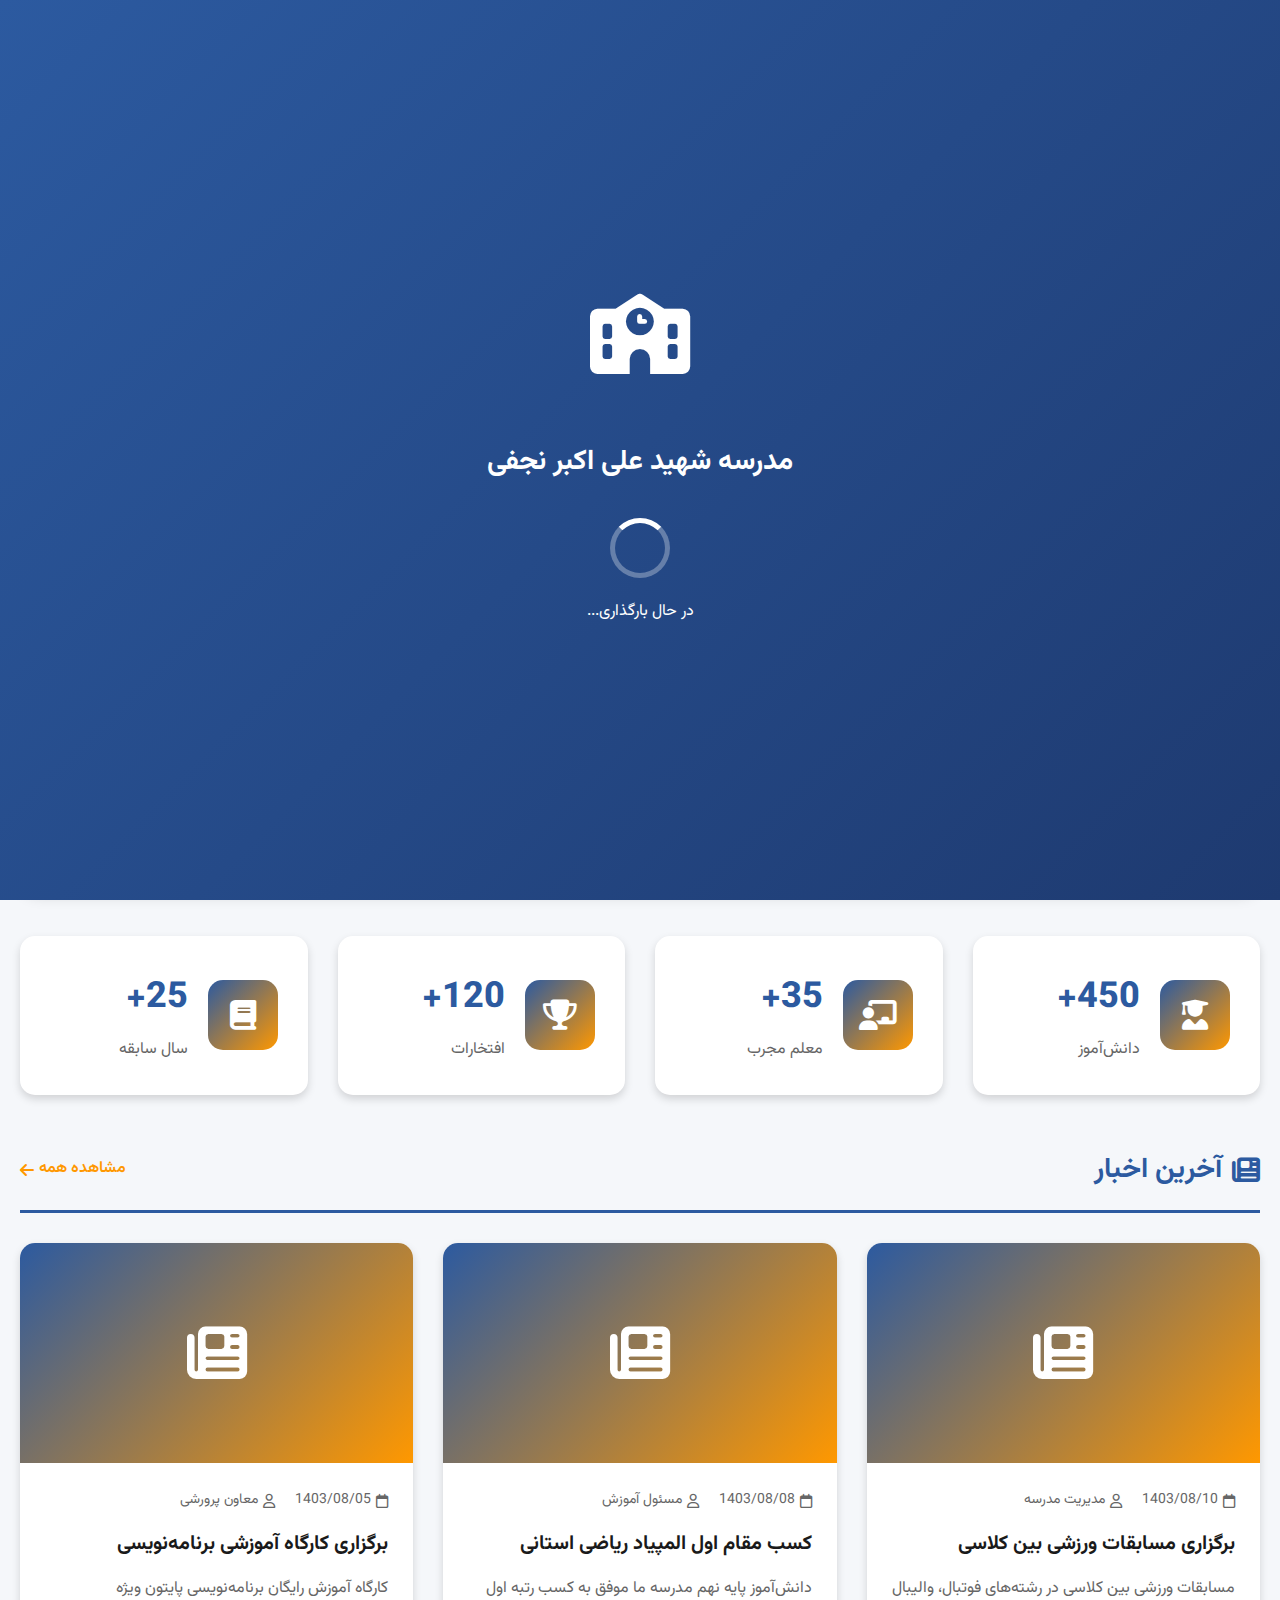
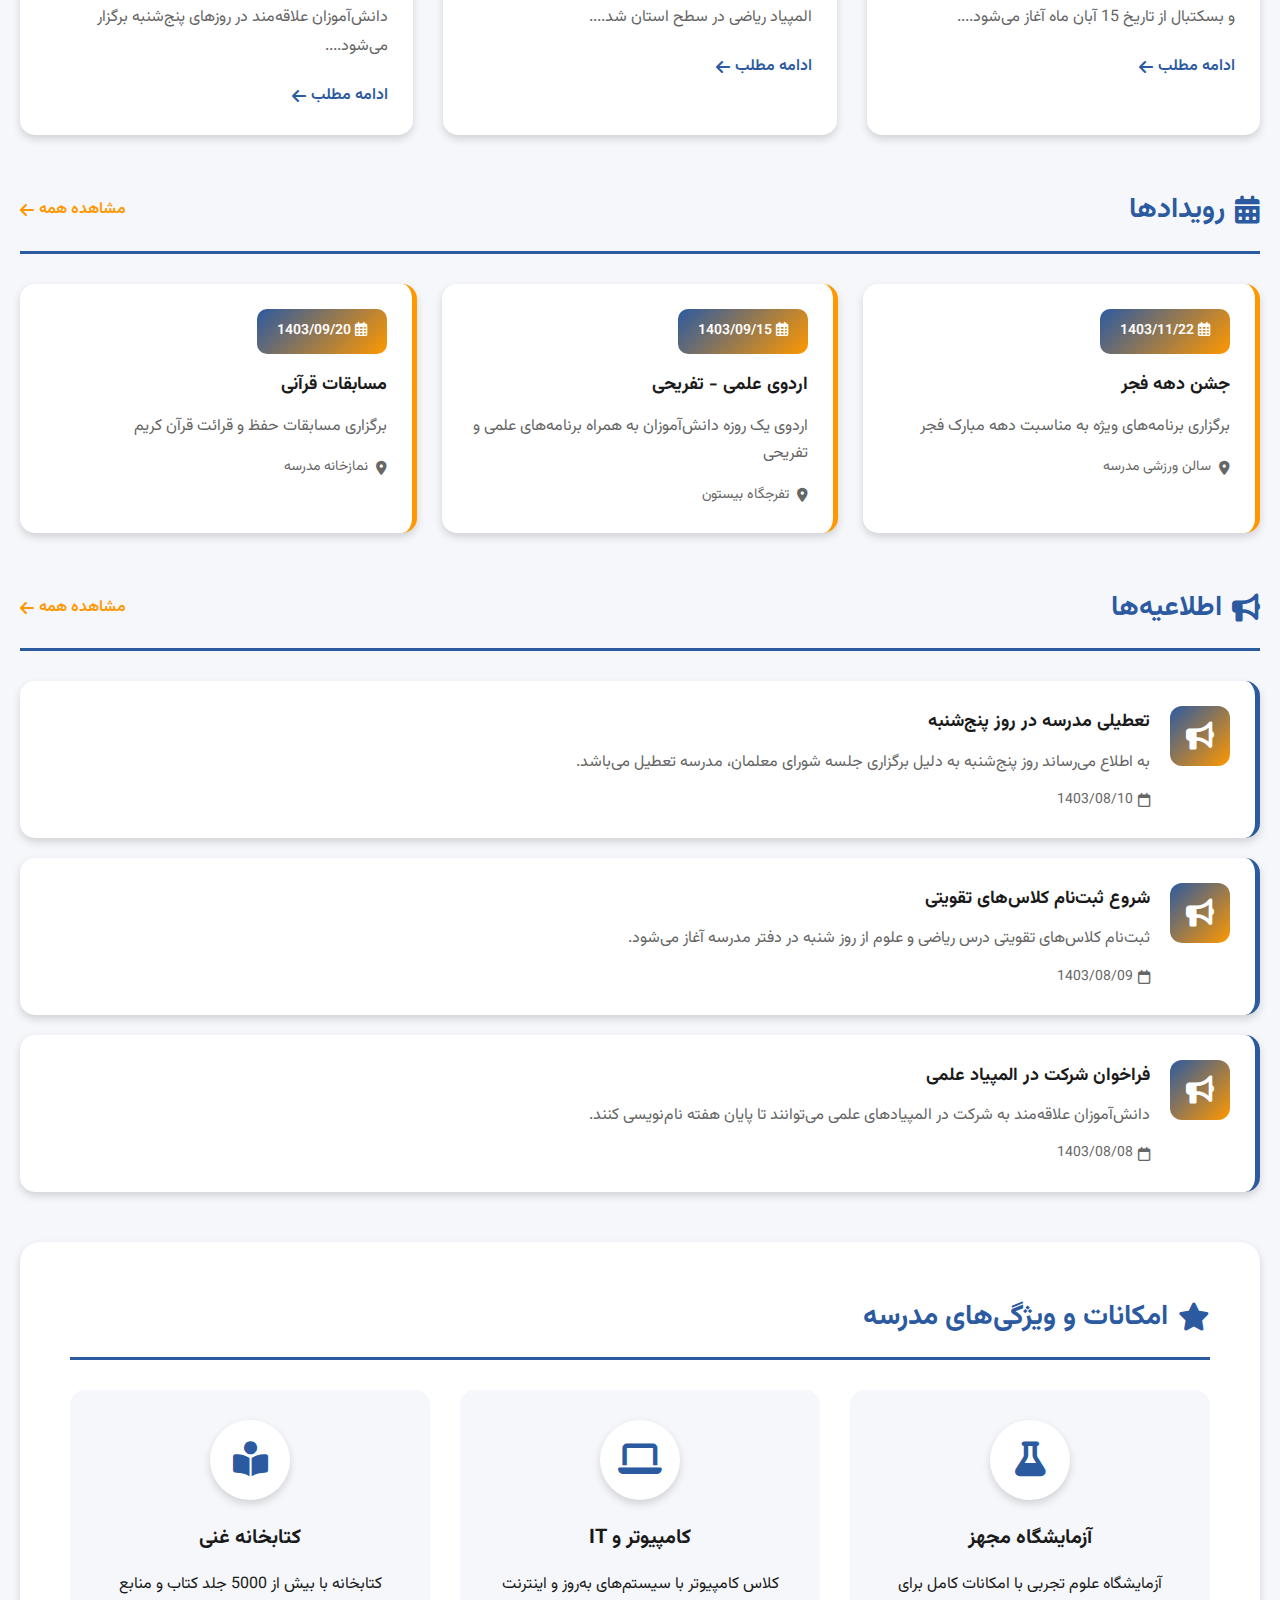
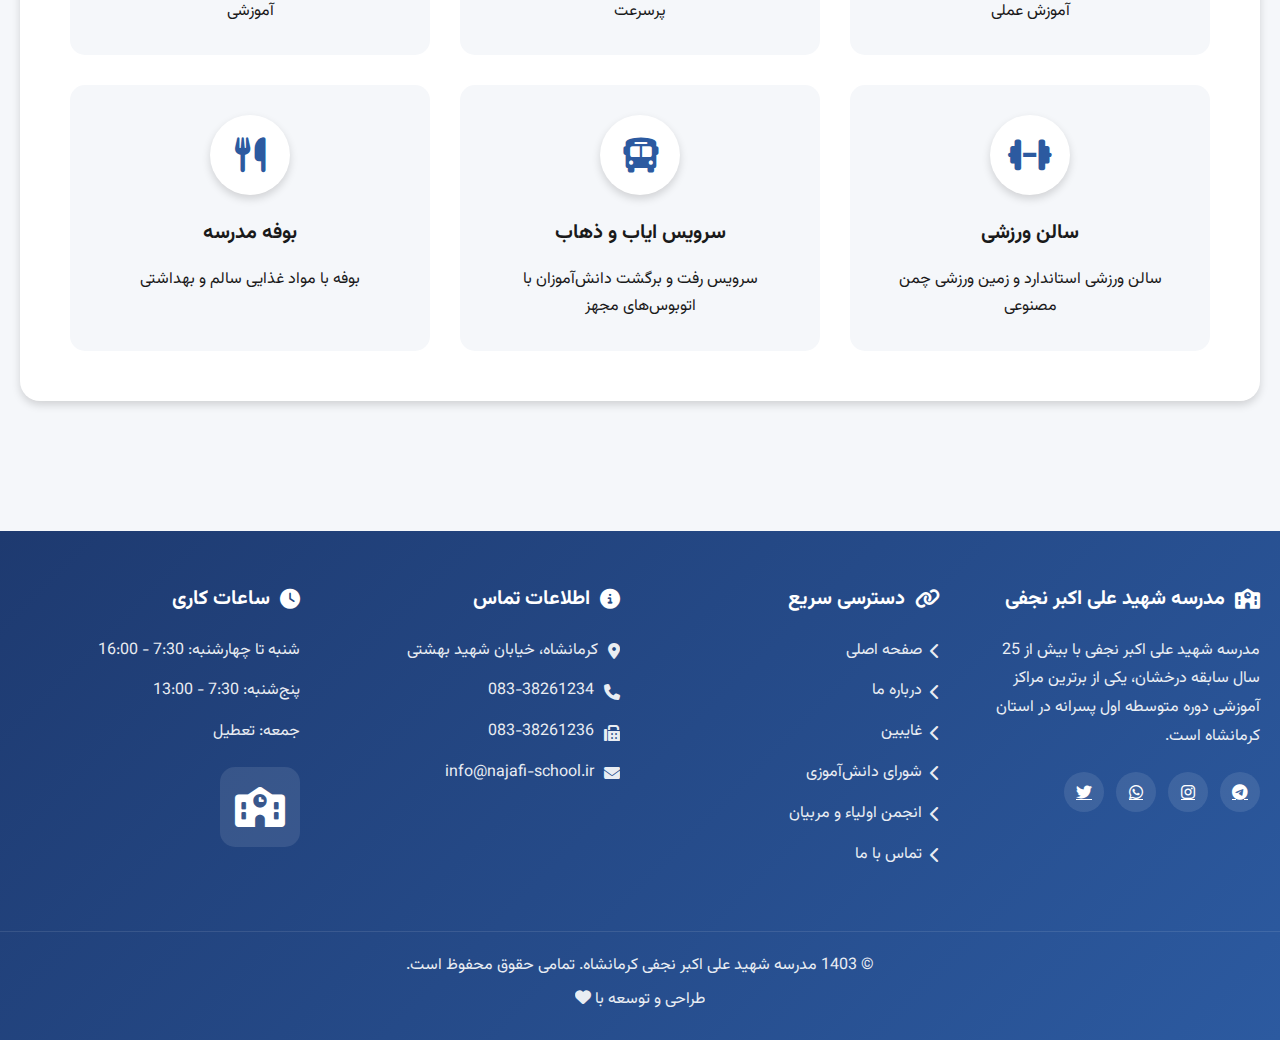
<file: index.html>
<!DOCTYPE html>
<html lang="fa" dir="rtl">
<head>
    <meta charset="UTF-8">
    <meta name="viewport" content="width=device-width, initial-scale=1.0">
    <title>مدرسه شهید علی اکبر نجفی کرمانشاه</title>
    <link rel="stylesheet" href="styles.css">
    <link rel="stylesheet" href="https://cdnjs.cloudflare.com/ajax/libs/font-awesome/6.4.0/css/all.min.css">
    <link href="https://fonts.googleapis.com/css2?family=Vazirmatn:wght@300;400;500;600;700;800;900&display=swap" rel="stylesheet">
</head>
<body>
    <!-- Loading Screen -->
    <div id="loadingScreen" class="loading-screen">
        <div class="loading-content">
            <div class="school-logo-loading">
                <i class="fas fa-school"></i>
            </div>
            <h2>مدرسه شهید علی اکبر نجفی</h2>
            <div class="loading-spinner"></div>
            <p>در حال بارگذاری...</p>
        </div>
    </div>

    <!-- Header -->
    <header class="main-header">
        <div class="header-top">
            <div class="container">
                <div class="header-contact">
                    <span><i class="fas fa-phone"></i> 083-38261234</span>
                    <span><i class="fas fa-envelope"></i> info@najafi-school.ir</span>
                    <span><i class="fas fa-map-marker-alt"></i> کرمانشاه، خیابان شهید بهشتی، کوچه شهید نجفی</span>
                </div>
                <div class="header-social">
                    <a href="#"><i class="fab fa-telegram"></i></a>
                    <a href="#"><i class="fab fa-instagram"></i></a>
                    <a href="#"><i class="fab fa-whatsapp"></i></a>
                </div>
            </div>
        </div>
        <div class="header-main">
            <div class="container">
                <div class="header-content">
                    <div class="logo-section">
                        <div class="school-logo">
                            <i class="fas fa-school"></i>
                        </div>
                        <div class="school-info">
                            <h1>مدرسه شهید علی اکبر نجفی</h1>
                            <p>دوره متوسطه اول پسرانه - کرمانشاه</p>
                        </div>
                    </div>
                    <nav class="main-nav">
                        <ul>
                            <li><a href="#home" class="active" data-page="home"><i class="fas fa-home"></i> صفحه اصلی</a></li>
                            <li><a href="#about" data-page="about"><i class="fas fa-info-circle"></i> درباره ما</a></li>
                            <li><a href="#absent" data-page="absent"><i class="fas fa-user-clock"></i> غایبین</a></li>
                            <li><a href="#council" data-page="council"><i class="fas fa-users"></i> شورای دانش‌آموزی</a></li>
                            <li><a href="#association" data-page="association"><i class="fas fa-user-tie"></i> انجمن اولیاء و مربیان</a></li>
                            <li><a href="#contact" data-page="contact"><i class="fas fa-envelope"></i> تماس با ما</a></li>
                        </ul>
                    </nav>
                    <div class="header-actions">
                        <button class="btn-admin" onclick="openAdminModal()"><i class="fas fa-user-shield"></i> ورود مدیر</button>
                        <button class="menu-toggle" onclick="toggleMobileMenu()"><i class="fas fa-bars"></i></button>
                    </div>
                </div>
            </div>
        </div>
    </header>

    <!-- Main Content -->
    <main class="main-content">
        <div class="container">
            <!-- Home Page -->
            <section id="homePage" class="page-section active">
                <!-- Hero Slider -->
                <div class="hero-slider">
                    <div class="slider-container">
                        <div class="slide active">
                            <div class="slide-content">
                                <div class="slide-overlay"></div>
                                <div class="slide-text">
                                    <h2>به مدرسه شهید علی اکبر نجفی خوش آمدید</h2>
                                    <p>مرکز تعالی علم و تربیت</p>
                                    <button class="btn-primary">بیشتر بخوانید</button>
                                </div>
                            </div>
                        </div>
                        <div class="slide">
                            <div class="slide-content">
                                <div class="slide-overlay"></div>
                                <div class="slide-text">
                                    <h2>آموزش با کیفیت برای آینده‌ای روشن</h2>
                                    <p>با بهترین امکانات آموزشی</p>
                                    <button class="btn-primary">بیشتر بخوانید</button>
                                </div>
                            </div>
                        </div>
                        <div class="slide">
                            <div class="slide-content">
                                <div class="slide-overlay"></div>
                                <div class="slide-text">
                                    <h2>تربیت نسلی موفق و متعهد</h2>
                                    <p>با کادری مجرب و متخصص</p>
                                    <button class="btn-primary">بیشتر بخوانید</button>
                                </div>
                            </div>
                        </div>
                    </div>
                    <button class="slider-btn prev" onclick="changeSlide(-1)"><i class="fas fa-chevron-right"></i></button>
                    <button class="slider-btn next" onclick="changeSlide(1)"><i class="fas fa-chevron-left"></i></button>
                    <div class="slider-dots"></div>
                </div>

                <!-- Quick Stats -->
                <div class="quick-stats">
                    <div class="stat-item">
                        <div class="stat-icon"><i class="fas fa-user-graduate"></i></div>
                        <div class="stat-info">
                            <h3>450+</h3>
                            <p>دانش‌آموز</p>
                        </div>
                    </div>
                    <div class="stat-item">
                        <div class="stat-icon"><i class="fas fa-chalkboard-teacher"></i></div>
                        <div class="stat-info">
                            <h3>35+</h3>
                            <p>معلم مجرب</p>
                        </div>
                    </div>
                    <div class="stat-item">
                        <div class="stat-icon"><i class="fas fa-trophy"></i></div>
                        <div class="stat-info">
                            <h3>120+</h3>
                            <p>افتخارات</p>
                        </div>
                    </div>
                    <div class="stat-item">
                        <div class="stat-icon"><i class="fas fa-book"></i></div>
                        <div class="stat-info">
                            <h3>25+</h3>
                            <p>سال سابقه</p>
                        </div>
                    </div>
                </div>

                <!-- News Section -->
                <div class="content-section">
                    <div class="section-header">
                        <h2><i class="fas fa-newspaper"></i> آخرین اخبار</h2>
                        <a href="#" class="view-all">مشاهده همه <i class="fas fa-arrow-left"></i></a>
                    </div>
                    <div id="newsContainer" class="news-grid">
                        <!-- News items will be loaded here -->
                    </div>
                </div>

                <!-- Events Section -->
                <div class="content-section">
                    <div class="section-header">
                        <h2><i class="fas fa-calendar-alt"></i> رویدادها</h2>
                        <a href="#" class="view-all">مشاهده همه <i class="fas fa-arrow-left"></i></a>
                    </div>
                    <div id="eventsContainer" class="events-grid">
                        <!-- Events will be loaded here -->
                    </div>
                </div>

                <!-- Announcements Section -->
                <div class="content-section">
                    <div class="section-header">
                        <h2><i class="fas fa-bullhorn"></i> اطلاعیه‌ها</h2>
                        <a href="#" class="view-all">مشاهده همه <i class="fas fa-arrow-left"></i></a>
                    </div>
                    <div id="announcementsContainer" class="announcements-list">
                        <!-- Announcements will be loaded here -->
                    </div>
                </div>

                <!-- Features Section -->
                <div class="features-section">
                    <div class="section-header">
                        <h2><i class="fas fa-star"></i> امکانات و ویژگی‌های مدرسه</h2>
                    </div>
                    <div class="features-grid">
                        <div class="feature-card">
                            <div class="feature-icon"><i class="fas fa-flask"></i></div>
                            <h3>آزمایشگاه مجهز</h3>
                            <p>آزمایشگاه علوم تجربی با امکانات کامل برای آموزش عملی</p>
                        </div>
                        <div class="feature-card">
                            <div class="feature-icon"><i class="fas fa-laptop"></i></div>
                            <h3>کامپیوتر و IT</h3>
                            <p>کلاس کامپیوتر با سیستم‌های به‌روز و اینترنت پرسرعت</p>
                        </div>
                        <div class="feature-card">
                            <div class="feature-icon"><i class="fas fa-book-reader"></i></div>
                            <h3>کتابخانه غنی</h3>
                            <p>کتابخانه با بیش از 5000 جلد کتاب و منابع آموزشی</p>
                        </div>
                        <div class="feature-card">
                            <div class="feature-icon"><i class="fas fa-dumbbell"></i></div>
                            <h3>سالن ورزشی</h3>
                            <p>سالن ورزشی استاندارد و زمین ورزشی چمن مصنوعی</p>
                        </div>
                        <div class="feature-card">
                            <div class="feature-icon"><i class="fas fa-bus"></i></div>
                            <h3>سرویس ایاب و ذهاب</h3>
                            <p>سرویس رفت و برگشت دانش‌آموزان با اتوبوس‌های مجهز</p>
                        </div>
                        <div class="feature-card">
                            <div class="feature-icon"><i class="fas fa-utensils"></i></div>
                            <h3>بوفه مدرسه</h3>
                            <p>بوفه با مواد غذایی سالم و بهداشتی</p>
                        </div>
                    </div>
                </div>
            </section>

            <!-- About Page -->
            <section id="aboutPage" class="page-section">
                <div class="page-header">
                    <h1><i class="fas fa-info-circle"></i> درباره مدرسه</h1>
                    <div class="breadcrumb">
                        <a href="#home">صفحه اصلی</a>
                        <span>/</span>
                        <span>درباره ما</span>
                    </div>
                </div>

                <div class="about-content">
                    <div class="about-main">
                        <div class="about-image">
                            <div class="image-placeholder">
                                <i class="fas fa-school"></i>
                            </div>
                        </div>
                        <div class="about-text">
                            <h2>مدرسه شهید علی اکبر نجفی</h2>
                            <p class="lead">مدرسه شهید علی اکبر نجفی یکی از برجسته‌ترین مراکز آموزشی دوره متوسطه اول پسرانه در شهر کرمانشاه است که با بیش از 25 سال سابقه درخشان، همواره در راستای تربیت نسلی دانشمند، متعهد و متخلق تلاش کرده است.</p>
                            
                            <div class="about-details">
                                <h3><i class="fas fa-bullseye"></i> اهداف و چشم‌انداز</h3>
                                <ul>
                                    <li>ارائه آموزش با کیفیت و استاندارد ملی و بین‌المللی</li>
                                    <li>پرورش استعدادهای درخشان و خلاقیت دانش‌آموزان</li>
                                    <li>تربیت شهروندانی مسئول، متعهد و دارای تفکر نقادانه</li>
                                    <li>ایجاد محیطی امن، سالم و شاداب برای فراگیری</li>
                                    <li>توسعه مهارت‌های فردی و اجتماعی دانش‌آموزان</li>
                                    <li>استفاده از روش‌های نوین و فناوری‌های روز در آموزش</li>
                                </ul>
                            </div>

                            <div class="about-details">
                                <h3><i class="fas fa-award"></i> افتخارات و دستاوردها</h3>
                                <ul>
                                    <li>کسب رتبه برتر در المپیادهای علمی کشور (ریاضی، فیزیک، شیمی)</li>
                                    <li>مقام اول استانی در جشنواره خوارزمی</li>
                                    <li>برگزیده جشنواره نوجوان خوارزمی در سال‌های متوالی</li>
                                    <li>کسب رتبه‌های برتر کنکور سراسری</li>
                                    <li>مدرسه نمونه دولتی استان کرمانشاه</li>
                                    <li>دارای گواهینامه ISO در حوزه آموزش</li>
                                </ul>
                            </div>

                            <div class="about-details">
                                <h3><i class="fas fa-users"></i> کادر آموزشی</h3>
                                <p>مدرسه دارای 35 نفر معلم مجرب و متخصص با مدارک تحصیلی کارشناسی و کارشناسی ارشد در رشته‌های مختلف است که با علاقه و انگیزه بالا در خدمت دانش‌آموزان هستند.</p>
                            </div>

                            <div class="about-details">
                                <h3><i class="fas fa-building"></i> امکانات آموزشی</h3>
                                <div class="facilities-grid">
                                    <div class="facility-item">
                                        <i class="fas fa-chalkboard"></i>
                                        <span>18 کلاس درس مجهز</span>
                                    </div>
                                    <div class="facility-item">
                                        <i class="fas fa-flask"></i>
                                        <span>آزمایشگاه علوم</span>
                                    </div>
                                    <div class="facility-item">
                                        <i class="fas fa-laptop"></i>
                                        <span>کلاس کامپیوتر</span>
                                    </div>
                                    <div class="facility-item">
                                        <i class="fas fa-book"></i>
                                        <span>کتابخانه مجهز</span>
                                    </div>
                                    <div class="facility-item">
                                        <i class="fas fa-running"></i>
                                        <span>سالن ورزشی</span>
                                    </div>
                                    <div class="facility-item">
                                        <i class="fas fa-praying-hands"></i>
                                        <span>نمازخانه</span>
                                    </div>
                                </div>
                            </div>
                        </div>
                    </div>

                    <div class="principal-message">
                        <div class="message-header">
                            <i class="fas fa-quote-right"></i>
                            <h3>پیام مدیر</h3>
                        </div>
                        <div class="message-content">
                            <div class="principal-image">
                                <i class="fas fa-user-tie"></i>
                            </div>
                            <div class="message-text">
                                <p>با سلام و احترام؛</p>
                                <p>مدرسه شهید علی اکبر نجفی با سابقه‌ای درخشان و با تکیه بر نیروی انسانی متعهد و متخصص، همواره در راستای ارائه بهترین خدمات آموزشی و تربیتی تلاش کرده است. ما معتقدیم که آموزش و پرورش امروز، سازندگان فردای کشورمان هستند و این مسئولیت بزرگی است که بر دوش ما نهاده شده است.</p>
                                <p>هدف ما تربیت دانش‌آموزانی است که علاوه بر داشتن دانش علمی، دارای اخلاق، مسئولیت‌پذیری، خلاقیت و تفکر انتقادی باشند. ما می‌کوشیم تا با استفاده از روش‌های نوین آموزشی و فراهم کردن امکانات مناسب، محیطی شاد، امن و پویا برای یادگیری فراهم آوریم.</p>
                                <p>امید است با همکاری اولیاء محترم، مربیان فداکار و دانش‌آموزان عزیز، بتوانیم گامی مؤثر در جهت تعالی آموزش و پرورش برداریم.</p>
                                <div class="signature">
                                    <strong>سید محمد حسینی</strong>
                                    <span>مدیر مدرسه شهید علی اکبر نجفی</span>
                                </div>
                            </div>
                        </div>
                    </div>
                </div>
            </section>

            <!-- Absent Page -->
            <section id="absentPage" class="page-section">
                <div class="page-header">
                    <h1><i class="fas fa-user-clock"></i> لیست غایبین</h1>
                    <div class="breadcrumb">
                        <a href="#home">صفحه اصلی</a>
                        <span>/</span>
                        <span>غایبین</span>
                    </div>
                </div>

                <div class="absent-filters">
                    <div class="filter-group">
                        <label><i class="fas fa-filter"></i> فیلتر بر اساس:</label>
                        <select id="classFilter" onchange="filterAbsent()">
                            <option value="">همه کلاس‌ها</option>
                            <option value="هفتم الف">هفتم الف</option>
                            <option value="هفتم ب">هفتم ب</option>
                            <option value="هفتم ج">هفتم ج</option>
                            <option value="هشتم الف">هشتم الف</option>
                            <option value="هشتم ب">هشتم ب</option>
                            <option value="هشتم ج">هشتم ج</option>
                            <option value="نهم الف">نهم الف</option>
                            <option value="نهم ب">نهم ب</option>
                            <option value="نهم ج">نهم ج</option>
                        </select>
                    </div>
                    <div class="filter-group">
                        <label><i class="fas fa-search"></i> جستجو:</label>
                        <input type="text" id="searchAbsent" placeholder="نام دانش‌آموز..." onkeyup="filterAbsent()">
                    </div>
                </div>

                <div id="absentContainer" class="absent-grid">
                    <!-- Absent students will be loaded here -->
                </div>
            </section>

            <!-- Council Page -->
            <section id="councilPage" class="page-section">
                <div class="page-header">
                    <h1><i class="fas fa-users"></i> شورای دانش‌آموزی</h1>
                    <div class="breadcrumb">
                        <a href="#home">صفحه اصلی</a>
                        <span>/</span>
                        <span>شورای دانش‌آموزی</span>
                    </div>
                </div>

                <div class="council-intro">
                    <div class="intro-icon">
                        <i class="fas fa-users-cog"></i>
                    </div>
                    <div class="intro-text">
                        <h2>درباره شورای دانش‌آموزی</h2>
                        <p>شورای دانش‌آموزی نهادی است مردمی و مستقل که با هدف مشارکت فعال دانش‌آموزان در اداره امور مدرسه، برنامه‌ریزی فعالیت‌های فرهنگی و اجتماعی و ایجاد پیوند بین دانش‌آموزان و مدیریت مدرسه تشکیل شده است. اعضای این شورا از میان دانش‌آموزان نمونه و فعال مدرسه انتخاب می‌شوند.</p>
                    </div>
                </div>

                <div class="members-section">
                    <h2><i class="fas fa-user-check"></i> اعضای اصلی</h2>
                    <div id="councilMainContainer" class="members-grid">
                        <!-- Main council members will be loaded here -->
                    </div>
                </div>

                <div class="members-section">
                    <h2><i class="fas fa-user-friends"></i> اعضای علی‌البدل</h2>
                    <div id="councilAlternateContainer" class="members-grid">
                        <!-- Alternate council members will be loaded here -->
                    </div>
                </div>
            </section>

            <!-- Association Page -->
            <section id="associationPage" class="page-section">
                <div class="page-header">
                    <h1><i class="fas fa-user-tie"></i> انجمن اولیاء و مربیان</h1>
                    <div class="breadcrumb">
                        <a href="#home">صفحه اصلی</a>
                        <span>/</span>
                        <span>انجمن اولیاء و مربیان</span>
                    </div>
                </div>

                <div class="association-intro">
                    <div class="intro-icon">
                        <i class="fas fa-handshake"></i>
                    </div>
                    <div class="intro-text">
                        <h2>درباره انجمن اولیاء و مربیان</h2>
                        <p>انجمن اولیاء و مربیان نهادی است که با هدف ایجاد هماهنگی و همکاری بین خانواده و مدرسه، بهبود کیفیت آموزش و پرورش و حمایت از فعالیت‌های آموزشی و تربیتی مدرسه تشکیل شده است. این انجمن نقش مهمی در پیشبرد اهداف تعلیم و تربیت دانش‌آموزان ایفا می‌کند.</p>
                    </div>
                </div>

                <div class="members-section">
                    <h2><i class="fas fa-users"></i> اعضای انجمن</h2>
                    <div id="associationContainer" class="members-grid association-members">
                        <!-- Association members will be loaded here -->
                    </div>
                </div>
            </section>

            <!-- Contact Page -->
            <section id="contactPage" class="page-section">
                <div class="page-header">
                    <h1><i class="fas fa-envelope"></i> تماس با ما</h1>
                    <div class="breadcrumb">
                        <a href="#home">صفحه اصلی</a>
                        <span>/</span>
                        <span>تماس با ما</span>
                    </div>
                </div>

                <div class="contact-content">
                    <div class="contact-info">
                        <div class="info-card">
                            <div class="info-icon"><i class="fas fa-map-marker-alt"></i></div>
                            <div class="info-details">
                                <h3>آدرس</h3>
                                <p>کرمانشاه، خیابان شهید بهشتی، کوچه شهید نجفی، مدرسه شهید علی اکبر نجفی</p>
                            </div>
                        </div>
                        <div class="info-card">
                            <div class="info-icon"><i class="fas fa-phone"></i></div>
                            <div class="info-details">
                                <h3>تلفن</h3>
                                <p>083-38261234</p>
                                <p>083-38261235 (دفتر مدیر)</p>
                            </div>
                        </div>
                        <div class="info-card">
                            <div class="info-icon"><i class="fas fa-fax"></i></div>
                            <div class="info-details">
                                <h3>فکس</h3>
                                <p>083-38261236</p>
                            </div>
                        </div>
                        <div class="info-card">
                            <div class="info-icon"><i class="fas fa-envelope"></i></div>
                            <div class="info-details">
                                <h3>ایمیل</h3>
                                <p>info@najafi-school.ir</p>
                                <p>manager@najafi-school.ir</p>
                            </div>
                        </div>
                        <div class="info-card">
                            <div class="info-icon"><i class="fas fa-clock"></i></div>
                            <div class="info-details">
                                <h3>ساعات کاری</h3>
                                <p>شنبه تا چهارشنبه: 7:30 - 16:00</p>
                                <p>پنج‌شنبه: 7:30 - 13:00</p>
                            </div>
                        </div>
                    </div>

                    <div class="contact-form-container">
                        <h2><i class="fas fa-paper-plane"></i> ارسال پیام</h2>
                        <form class="contact-form" onsubmit="submitContactForm(event)">
                            <div class="form-group">
                                <label>نام و نام خانوادگی</label>
                                <input type="text" required placeholder="نام و نام خانوادگی خود را وارد کنید">
                            </div>
                            <div class="form-row">
                                <div class="form-group">
                                    <label>شماره تماس</label>
                                    <input type="tel" required placeholder="09123456789">
                                </div>
                                <div class="form-group">
                                    <label>ایمیل</label>
                                    <input type="email" placeholder="example@email.com">
                                </div>
                            </div>
                            <div class="form-group">
                                <label>موضوع</label>
                                <input type="text" required placeholder="موضوع پیام">
                            </div>
                            <div class="form-group">
                                <label>متن پیام</label>
                                <textarea rows="5" required placeholder="متن پیام خود را بنویسید..."></textarea>
                            </div>
                            <button type="submit" class="btn-submit"><i class="fas fa-paper-plane"></i> ارسال پیام</button>
                        </form>
                    </div>
                </div>

                <div class="map-container">
                    <h2><i class="fas fa-map"></i> موقعیت مکانی</h2>
                    <div class="map-placeholder">
                        <iframe src="https://www.google.com/maps/embed?pb=!1m18!1m12!1m3!1d3307.0!2d47.0778!3d34.3142!2m3!1f0!2f0!3f0!3m2!1i1024!2i768!4f13.1!3m3!1m2!1s0x0%3A0x0!2zMzTCsDE4JzUxLjEiTiA0N8KwMDQnNDAuMSJF!5e0!3m2!1sen!2s!4v1234567890" width="100%" height="400" style="border:0;" allowfullscreen="" loading="lazy"></iframe>
                    </div>
                </div>
            </section>
        </div>
    </main>

    <!-- Footer -->
    <footer class="main-footer">
        <div class="footer-top">
            <div class="container">
                <div class="footer-grid">
                    <div class="footer-col">
                        <h3><i class="fas fa-school"></i> مدرسه شهید علی اکبر نجفی</h3>
                        <p>مدرسه شهید علی اکبر نجفی با بیش از 25 سال سابقه درخشان، یکی از برترین مراکز آموزشی دوره متوسطه اول پسرانه در استان کرمانشاه است.</p>
                        <div class="footer-social">
                            <a href="#"><i class="fab fa-telegram"></i></a>
                            <a href="#"><i class="fab fa-instagram"></i></a>
                            <a href="#"><i class="fab fa-whatsapp"></i></a>
                            <a href="#"><i class="fab fa-twitter"></i></a>
                        </div>
                    </div>
                    <div class="footer-col">
                        <h3><i class="fas fa-link"></i> دسترسی سریع</h3>
                        <ul>
                            <li><a href="#home"><i class="fas fa-chevron-left"></i> صفحه اصلی</a></li>
                            <li><a href="#about"><i class="fas fa-chevron-left"></i> درباره ما</a></li>
                            <li><a href="#absent"><i class="fas fa-chevron-left"></i> غایبین</a></li>
                            <li><a href="#council"><i class="fas fa-chevron-left"></i> شورای دانش‌آموزی</a></li>
                            <li><a href="#association"><i class="fas fa-chevron-left"></i> انجمن اولیاء و مربیان</a></li>
                            <li><a href="#contact"><i class="fas fa-chevron-left"></i> تماس با ما</a></li>
                        </ul>
                    </div>
                    <div class="footer-col">
                        <h3><i class="fas fa-info-circle"></i> اطلاعات تماس</h3>
                        <ul class="contact-list">
                            <li><i class="fas fa-map-marker-alt"></i> کرمانشاه، خیابان شهید بهشتی</li>
                            <li><i class="fas fa-phone"></i> 083-38261234</li>
                            <li><i class="fas fa-fax"></i> 083-38261236</li>
                            <li><i class="fas fa-envelope"></i> info@najafi-school.ir</li>
                        </ul>
                    </div>
                    <div class="footer-col">
                        <h3><i class="fas fa-clock"></i> ساعات کاری</h3>
                        <ul class="schedule-list">
                            <li>شنبه تا چهارشنبه: 7:30 - 16:00</li>
                            <li>پنج‌شنبه: 7:30 - 13:00</li>
                            <li>جمعه: تعطیل</li>
                        </ul>
                        <div class="footer-logo">
                            <i class="fas fa-school"></i>
                        </div>
                    </div>
                </div>
            </div>
        </div>
        <div class="footer-bottom">
            <div class="container">
                <p>&copy; 1403 مدرسه شهید علی اکبر نجفی کرمانشاه. تمامی حقوق محفوظ است.</p>
                <p>طراحی و توسعه با <i class="fas fa-heart"></i></p>
            </div>
        </div>
    </footer>

    <!-- Admin Modal -->
    <div id="adminModal" class="modal">
        <div class="modal-content">
            <span class="close-modal" onclick="closeAdminModal()">&times;</span>
            <h2><i class="fas fa-user-shield"></i> ورود مدیر</h2>
            <form id="adminLoginForm" onsubmit="adminLogin(event)">
                <div class="form-group">
                    <label><i class="fas fa-user"></i> نام کاربری</label>
                    <input type="text" id="adminUsername" required>
                </div>
                <div class="form-group">
                    <label><i class="fas fa-lock"></i> رمز عبور</label>
                    <input type="password" id="adminPassword" required>
                </div>
                <button type="submit" class="btn-login"><i class="fas fa-sign-in-alt"></i> ورود</button>
            </form>
        </div>
    </div>

    <!-- Notification Toast -->
    <div id="toast" class="toast"></div>

    <script src="script.js"></script>
</body>
</html>
</file>
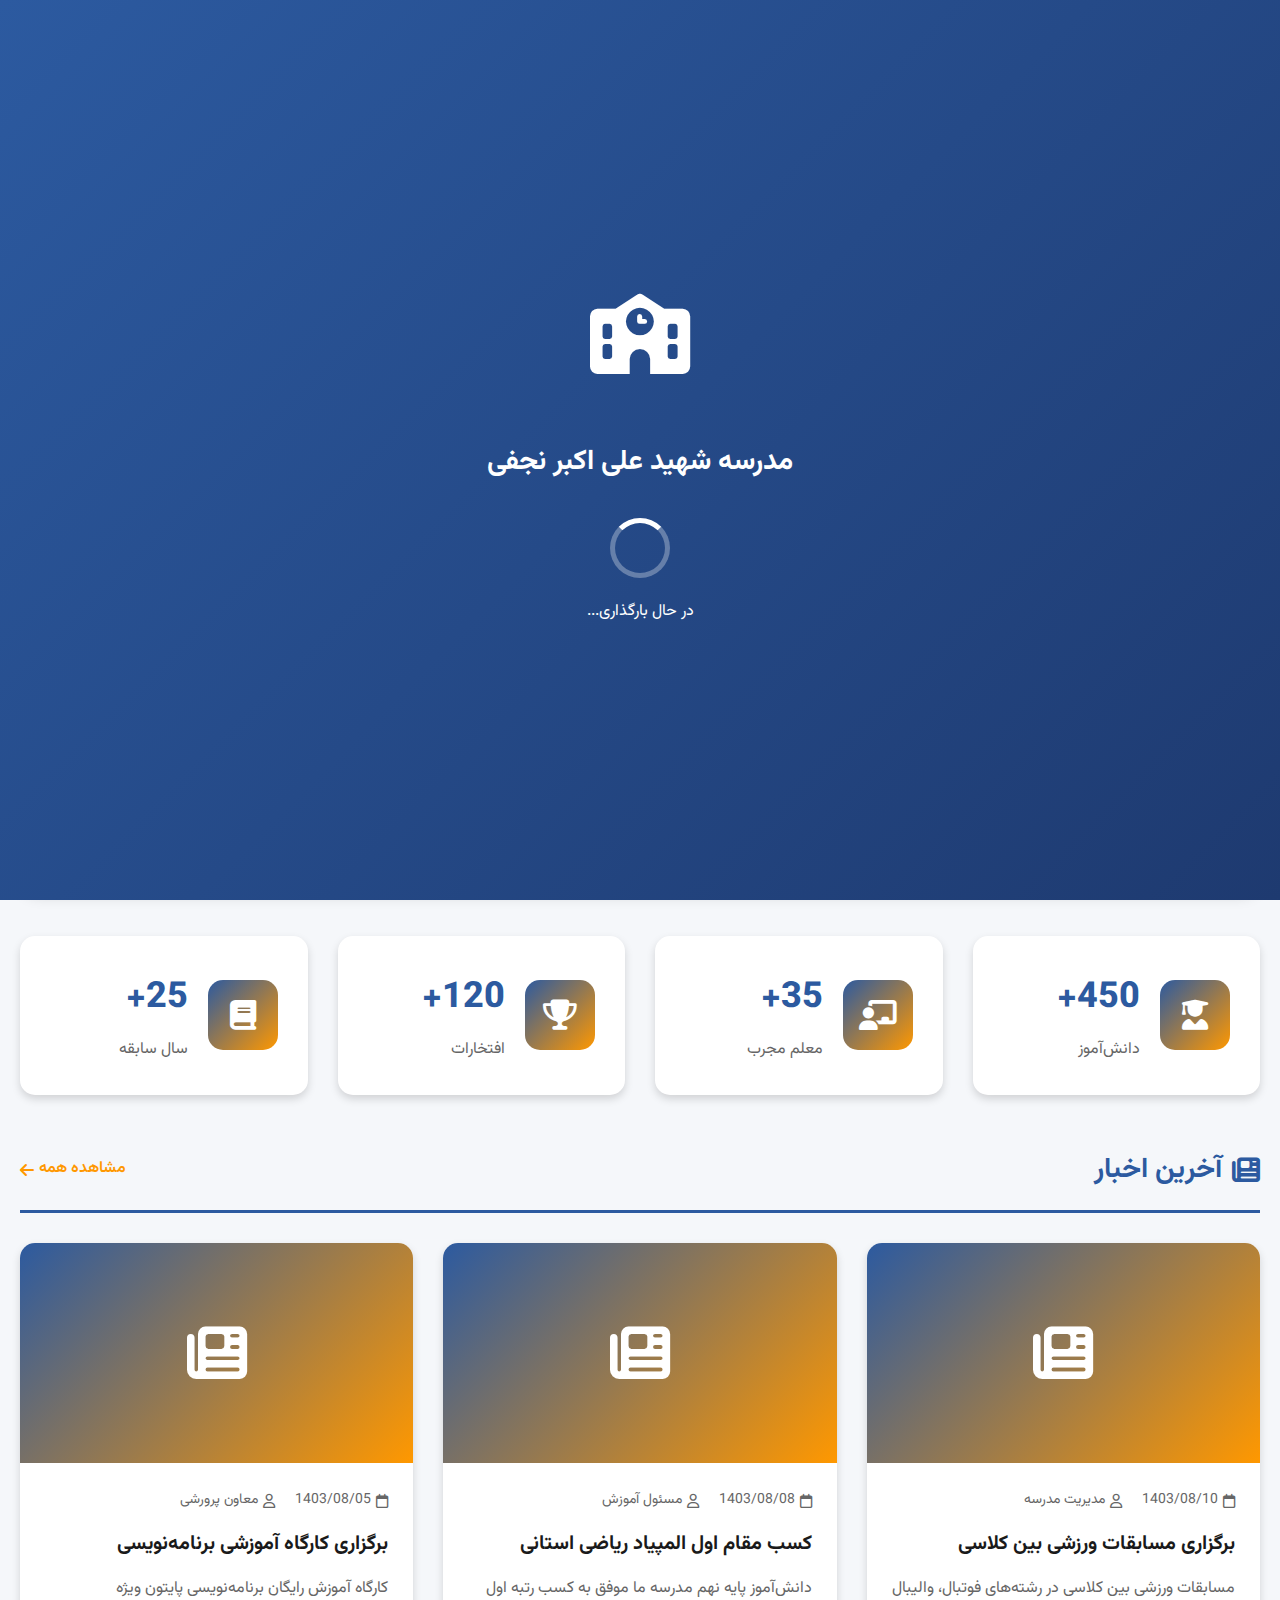
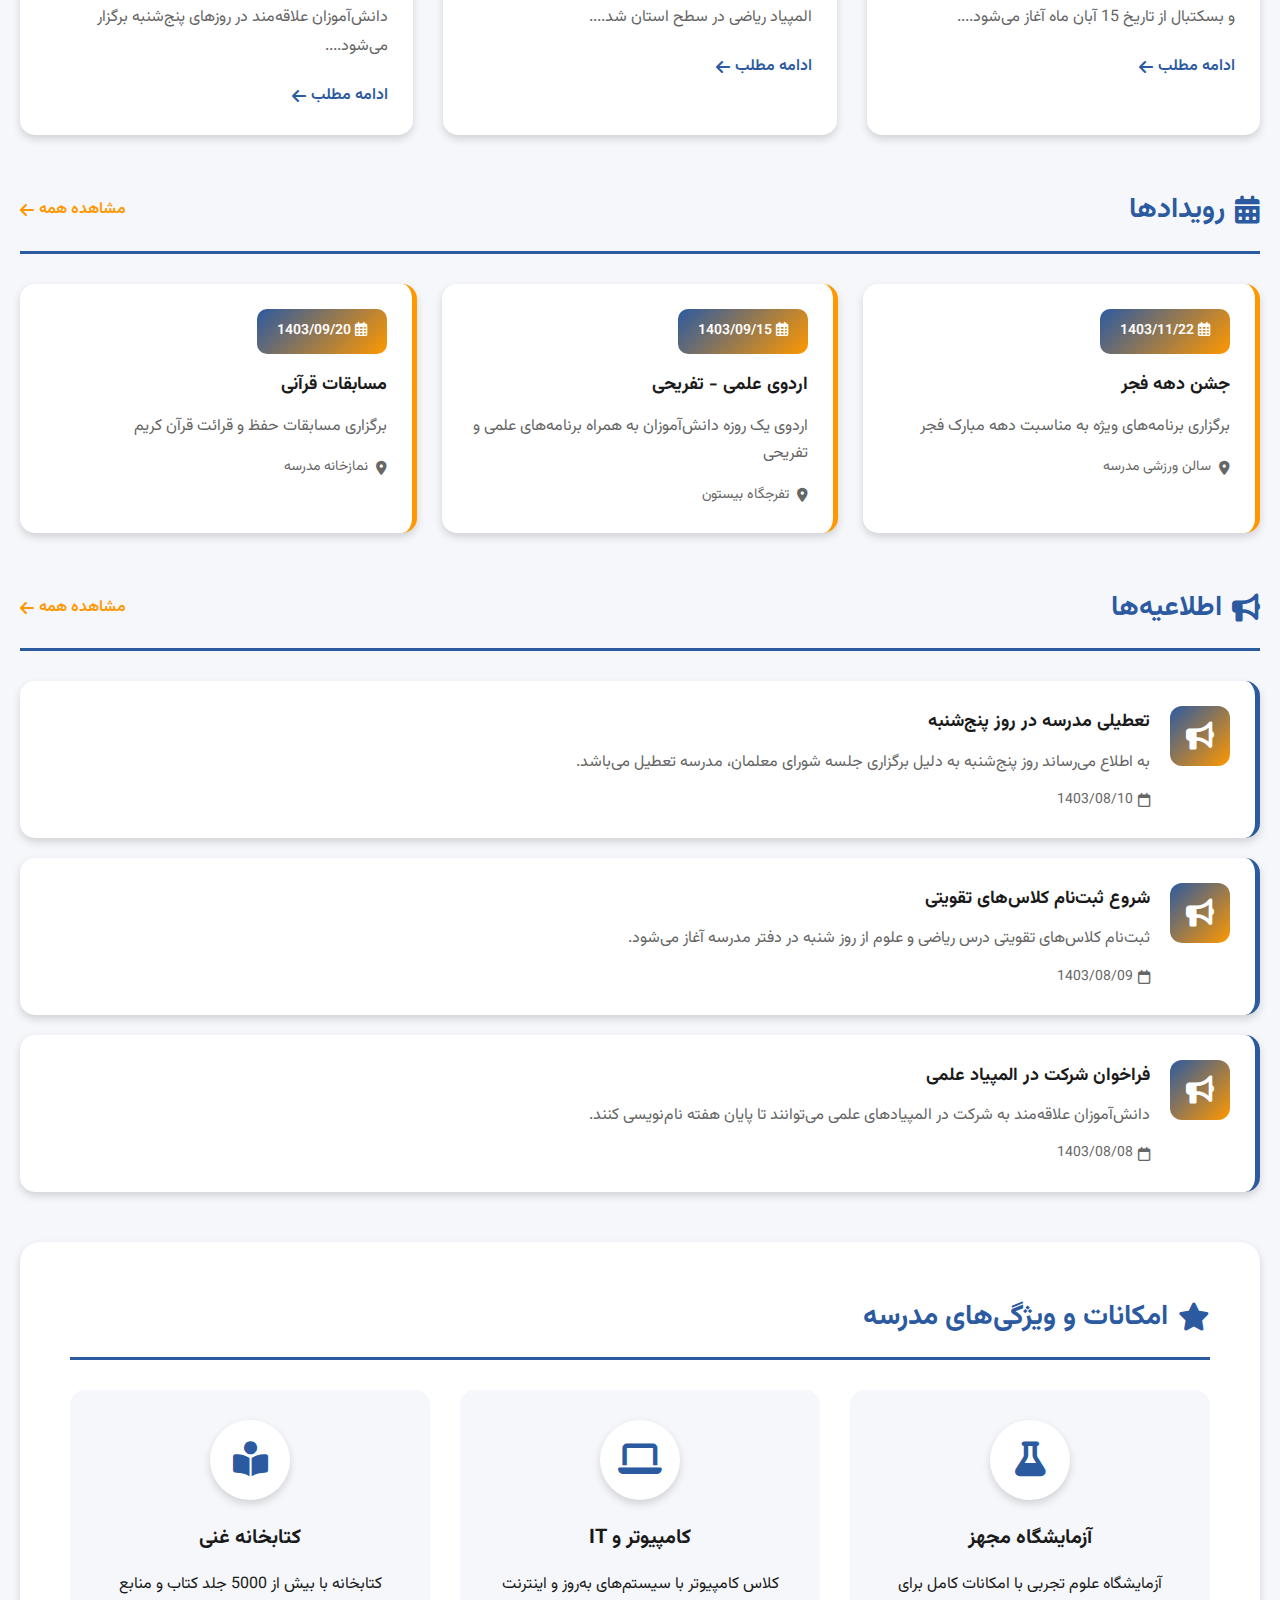
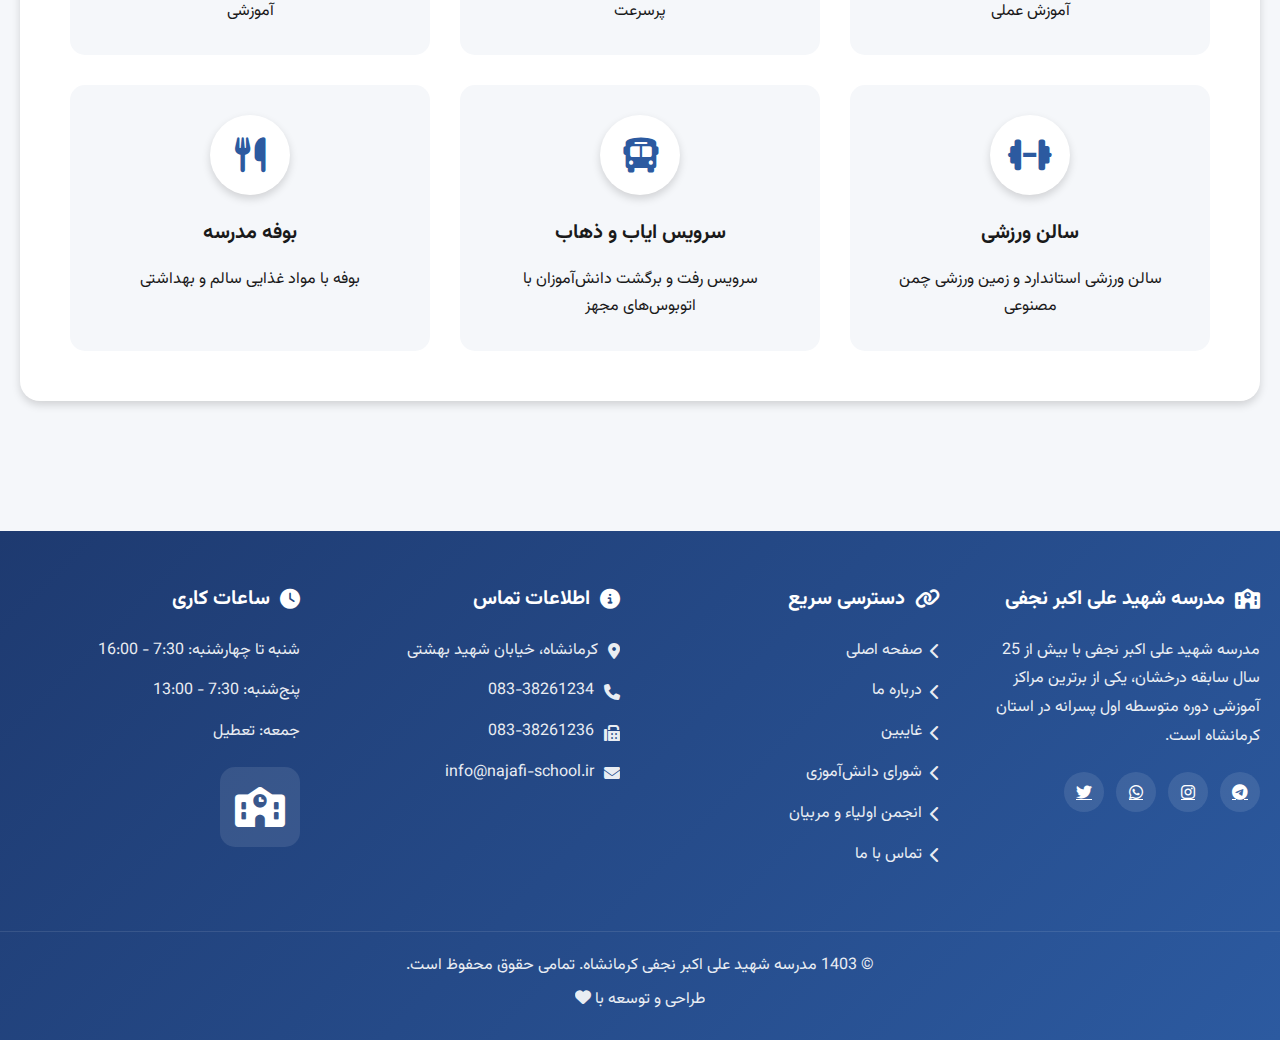
<file: admin.html>
<!DOCTYPE html>
<html lang="fa" dir="rtl">
<head>
    <meta charset="UTF-8">
    <meta name="viewport" content="width=device-width, initial-scale=1.0">
    <title>پنل مدیریت - مدرسه شهید علی اکبر نجفی</title>
    <link rel="stylesheet" href="styles.css">
    <link rel="stylesheet" href="admin-styles.css">
    <link rel="stylesheet" href="https://cdnjs.cloudflare.com/ajax/libs/font-awesome/6.4.0/css/all.min.css">
    <link href="https://fonts.googleapis.com/css2?family=Vazirmatn:wght@300;400;500;600;700;800;900&display=swap" rel="stylesheet">
</head>
<body class="admin-body">
    <div class="admin-container">
        <!-- Sidebar -->
        <aside class="admin-sidebar">
            <div class="sidebar-header">
                <div class="admin-logo">
                    <i class="fas fa-school"></i>
                </div>
                <h2>پنل مدیریت</h2>
                <p>مدرسه شهید نجفی</p>
            </div>
            
            <nav class="sidebar-nav">
                <a href="#dashboard" class="nav-item active" data-section="dashboard">
                    <i class="fas fa-tachometer-alt"></i>
                    <span>داشبورد</span>
                </a>
                <a href="#news" class="nav-item" data-section="news">
                    <i class="fas fa-newspaper"></i>
                    <span>اخبار</span>
                </a>
                <a href="#events" class="nav-item" data-section="events">
                    <i class="fas fa-calendar-alt"></i>
                    <span>رویدادها</span>
                </a>
                <a href="#announcements" class="nav-item" data-section="announcements">
                    <i class="fas fa-bullhorn"></i>
                    <span>اطلاعیه‌ها</span>
                </a>
                <a href="#absent" class="nav-item" data-section="absent">
                    <i class="fas fa-user-clock"></i>
                    <span>غایبین</span>
                </a>
                <a href="#council" class="nav-item" data-section="council">
                    <i class="fas fa-users"></i>
                    <span>شورای دانش‌آموزی</span>
                </a>
                <a href="#association" class="nav-item" data-section="association">
                    <i class="fas fa-user-tie"></i>
                    <span>انجمن اولیاء</span>
                </a>
            </nav>
            
            <div class="sidebar-footer">
                <button class="btn-logout" onclick="logoutAdmin()">
                    <i class="fas fa-sign-out-alt"></i>
                    خروج
                </button>
            </div>
        </aside>
        
        <!-- Main Content -->
        <main class="admin-main">
            <!-- Header -->
            <header class="admin-header">
                <div class="header-left">
                    <button class="btn-menu-toggle" onclick="toggleSidebar()">
                        <i class="fas fa-bars"></i>
                    </button>
                    <h1 id="sectionTitle">داشبورد</h1>
                </div>
                <div class="header-right">
                    <div class="admin-profile">
                        <i class="fas fa-user-shield"></i>
                        <span>مدیر سیستم</span>
                    </div>
                </div>
            </header>
            
            <!-- Dashboard Section -->
            <section id="dashboardSection" class="admin-section active">
                <div class="dashboard-stats">
                    <div class="stat-card">
                        <div class="stat-icon" style="background: linear-gradient(135deg, #2c5aa0, #1e3a70);">
                            <i class="fas fa-newspaper"></i>
                        </div>
                        <div class="stat-info">
                            <h3 id="newsCount">0</h3>
                            <p>تعداد اخبار</p>
                        </div>
                    </div>
                    <div class="stat-card">
                        <div class="stat-icon" style="background: linear-gradient(135deg, #ff9800, #f57c00);">
                            <i class="fas fa-calendar-alt"></i>
                        </div>
                        <div class="stat-info">
                            <h3 id="eventsCount">0</h3>
                            <p>رویدادها</p>
                        </div>
                    </div>
                    <div class="stat-card">
                        <div class="stat-icon" style="background: linear-gradient(135deg, #4caf50, #388e3c);">
                            <i class="fas fa-bullhorn"></i>
                        </div>
                        <div class="stat-info">
                            <h3 id="announcementsCount">0</h3>
                            <p>اطلاعیه‌ها</p>
                        </div>
                    </div>
                    <div class="stat-card">
                        <div class="stat-icon" style="background: linear-gradient(135deg, #f44336, #d32f2f);">
                            <i class="fas fa-user-clock"></i>
                        </div>
                        <div class="stat-info">
                            <h3 id="absentCount">0</h3>
                            <p>غایبین</p>
                        </div>
                    </div>
                </div>
                
                <div class="dashboard-welcome">
                    <div class="welcome-card">
                        <h2><i class="fas fa-hand-wave"></i> خوش آمدید</h2>
                        <p>به پنل مدیریت مدرسه شهید علی اکبر نجفی خوش آمدید. از این پنل می‌توانید تمامی اطلاعات سایت را مدیریت کنید.</p>
                        <div class="quick-actions">
                            <button class="btn-action" onclick="showSection('news')">
                                <i class="fas fa-plus"></i> افزودن خبر جدید
                            </button>
                            <button class="btn-action" onclick="showSection('events')">
                                <i class="fas fa-plus"></i> افزودن رویداد
                            </button>
                            <button class="btn-action" onclick="showSection('announcements')">
                                <i class="fas fa-plus"></i> افزودن اطلاعیه
                            </button>
                        </div>
                    </div>
                </div>
            </section>
            
            <!-- News Section -->
            <section id="newsSection" class="admin-section">
                <div class="section-header">
                    <h2><i class="fas fa-newspaper"></i> مدیریت اخبار</h2>
                    <button class="btn-primary" onclick="openAddNewsModal()">
                        <i class="fas fa-plus"></i> افزودن خبر جدید
                    </button>
                </div>
                
                <div class="data-table">
                    <table>
                        <thead>
                            <tr>
                                <th>شناسه</th>
                                <th>عنوان</th>
                                <th>تاریخ</th>
                                <th>نویسنده</th>
                                <th>عملیات</th>
                            </tr>
                        </thead>
                        <tbody id="newsTableBody">
                            <!-- News items will be loaded here -->
                        </tbody>
                    </table>
                </div>
            </section>
            
            <!-- Events Section -->
            <section id="eventsSection" class="admin-section">
                <div class="section-header">
                    <h2><i class="fas fa-calendar-alt"></i> مدیریت رویدادها</h2>
                    <button class="btn-primary" onclick="openAddEventModal()">
                        <i class="fas fa-plus"></i> افزودن رویداد جدید
                    </button>
                </div>
                
                <div class="data-table">
                    <table>
                        <thead>
                            <tr>
                                <th>شناسه</th>
                                <th>عنوان</th>
                                <th>تاریخ</th>
                                <th>مکان</th>
                                <th>عملیات</th>
                            </tr>
                        </thead>
                        <tbody id="eventsTableBody">
                            <!-- Events will be loaded here -->
                        </tbody>
                    </table>
                </div>
            </section>
            
            <!-- Announcements Section -->
            <section id="announcementsSection" class="admin-section">
                <div class="section-header">
                    <h2><i class="fas fa-bullhorn"></i> مدیریت اطلاعیه‌ها</h2>
                    <button class="btn-primary" onclick="openAddAnnouncementModal()">
                        <i class="fas fa-plus"></i> افزودن اطلاعیه جدید
                    </button>
                </div>
                
                <div class="data-table">
                    <table>
                        <thead>
                            <tr>
                                <th>شناسه</th>
                                <th>عنوان</th>
                                <th>تاریخ</th>
                                <th>عملیات</th>
                            </tr>
                        </thead>
                        <tbody id="announcementsTableBody">
                            <!-- Announcements will be loaded here -->
                        </tbody>
                    </table>
                </div>
            </section>
            
            <!-- Absent Section -->
            <section id="absentSection" class="admin-section">
                <div class="section-header">
                    <h2><i class="fas fa-user-clock"></i> مدیریت غایبین</h2>
                    <button class="btn-primary" onclick="openAddAbsentModal()">
                        <i class="fas fa-plus"></i> افزودن غایب جدید
                    </button>
                </div>
                
                <div class="data-table">
                    <table>
                        <thead>
                            <tr>
                                <th>شناسه</th>
                                <th>نام دانش‌آموز</th>
                                <th>کلاس</th>
                                <th>مدت غیبت</th>
                                <th>دلیل</th>
                                <th>عملیات</th>
                            </tr>
                        </thead>
                        <tbody id="absentTableBody">
                            <!-- Absent students will be loaded here -->
                        </tbody>
                    </table>
                </div>
            </section>
            
            <!-- Council Section -->
            <section id="councilSection" class="admin-section">
                <div class="section-header">
                    <h2><i class="fas fa-users"></i> مدیریت شورای دانش‌آموزی</h2>
                    <button class="btn-primary" onclick="openAddCouncilModal()">
                        <i class="fas fa-plus"></i> افزودن عضو جدید
                    </button>
                </div>
                
                <h3 class="subsection-title">اعضای اصلی</h3>
                <div class="data-table">
                    <table>
                        <thead>
                            <tr>
                                <th>شناسه</th>
                                <th>نام</th>
                                <th>سمت</th>
                                <th>کلاس</th>
                                <th>رشته</th>
                                <th>عملیات</th>
                            </tr>
                        </thead>
                        <tbody id="councilMainTableBody">
                            <!-- Main council members will be loaded here -->
                        </tbody>
                    </table>
                </div>
                
                <h3 class="subsection-title">اعضای علی‌البدل</h3>
                <div class="data-table">
                    <table>
                        <thead>
                            <tr>
                                <th>شناسه</th>
                                <th>نام</th>
                                <th>سمت</th>
                                <th>کلاس</th>
                                <th>رشته</th>
                                <th>عملیات</th>
                            </tr>
                        </thead>
                        <tbody id="councilAlternateTableBody">
                            <!-- Alternate council members will be loaded here -->
                        </tbody>
                    </table>
                </div>
            </section>
            
            <!-- Association Section -->
            <section id="associationSection" class="admin-section">
                <div class="section-header">
                    <h2><i class="fas fa-user-tie"></i> مدیریت انجمن اولیاء و مربیان</h2>
                    <button class="btn-primary" onclick="openAddAssociationModal()">
                        <i class="fas fa-plus"></i> افزودن عضو جدید
                    </button>
                </div>
                
                <div class="data-table">
                    <table>
                        <thead>
                            <tr>
                                <th>شناسه</th>
                                <th>نام</th>
                                <th>سمت</th>
                                <th>تلفن</th>
                                <th>عملیات</th>
                            </tr>
                        </thead>
                        <tbody id="associationTableBody">
                            <!-- Association members will be loaded here -->
                        </tbody>
                    </table>
                </div>
            </section>
        </main>
    </div>
    
    <!-- Modals will be injected here -->
    <div id="modalContainer"></div>
    
    <!-- Toast Notification -->
    <div id="toast" class="toast"></div>
    
    <script src="script.js"></script>
    <script src="admin.js"></script>
</body>
</html>
</file>
<file: styles.css>
* {
    margin: 0;
    padding: 0;
    box-sizing: border-box;
}

:root {
    --primary-color: #2c5aa0;
    --secondary-color: #1e3a70;
    --accent-color: #ff9800;
    --success-color: #4caf50;
    --warning-color: #ff5722;
    --danger-color: #f44336;
    --light-bg: #f5f7fa;
    --dark-text: #1a1a1a;
    --light-text: #666;
    --border-color: #e0e0e0;
    --shadow-sm: 0 2px 4px rgba(0,0,0,0.1);
    --shadow-md: 0 4px 8px rgba(0,0,0,0.15);
    --shadow-lg: 0 8px 16px rgba(0,0,0,0.2);
    --transition: all 0.3s ease;
}

body {
    font-family: 'Vazirmatn', sans-serif;
    direction: rtl;
    background: var(--light-bg);
    color: var(--dark-text);
    line-height: 1.8;
    overflow-x: hidden;
}

.container {
    max-width: 1400px;
    margin: 0 auto;
    padding: 0 20px;
}

/* Loading Screen */
.loading-screen {
    position: fixed;
    top: 0;
    left: 0;
    width: 100%;
    height: 100%;
    background: linear-gradient(135deg, var(--primary-color), var(--secondary-color));
    display: flex;
    align-items: center;
    justify-content: center;
    z-index: 99999;
    transition: opacity 0.5s ease, visibility 0.5s ease;
}

.loading-screen.hidden {
    opacity: 0;
    visibility: hidden;
}

.loading-content {
    text-align: center;
    color: white;
}

.school-logo-loading {
    font-size: 80px;
    margin-bottom: 20px;
    animation: bounce 1.5s infinite;
}

.loading-content h2 {
    font-size: 28px;
    font-weight: 700;
    margin-bottom: 30px;
}

.loading-spinner {
    width: 60px;
    height: 60px;
    border: 5px solid rgba(255, 255, 255, 0.3);
    border-top-color: white;
    border-radius: 50%;
    margin: 20px auto;
    animation: spin 1s linear infinite;
}

.loading-content p {
    font-size: 16px;
    margin-top: 15px;
}

@keyframes spin {
    to { transform: rotate(360deg); }
}

@keyframes bounce {
    0%, 100% { transform: translateY(0); }
    50% { transform: translateY(-20px); }
}

/* Header */
.main-header {
    background: white;
    box-shadow: var(--shadow-md);
    position: sticky;
    top: 0;
    z-index: 1000;
}

.header-top {
    background: linear-gradient(135deg, var(--primary-color), var(--secondary-color));
    color: white;
    padding: 12px 0;
    font-size: 14px;
}

.header-top .container {
    display: flex;
    justify-content: space-between;
    align-items: center;
}

.header-contact {
    display: flex;
    gap: 30px;
}

.header-contact span {
    display: flex;
    align-items: center;
    gap: 8px;
}

.header-social {
    display: flex;
    gap: 15px;
}

.header-social a {
    color: white;
    width: 35px;
    height: 35px;
    display: flex;
    align-items: center;
    justify-content: center;
    border-radius: 50%;
    background: rgba(255, 255, 255, 0.1);
    transition: var(--transition);
}

.header-social a:hover {
    background: var(--accent-color);
    transform: translateY(-3px);
}

.header-main {
    padding: 20px 0;
}

.header-content {
    display: flex;
    justify-content: space-between;
    align-items: center;
    gap: 30px;
}

.logo-section {
    display: flex;
    align-items: center;
    gap: 20px;
}

.school-logo {
    width: 80px;
    height: 80px;
    background: linear-gradient(135deg, var(--primary-color), var(--accent-color));
    border-radius: 15px;
    display: flex;
    align-items: center;
    justify-content: center;
    font-size: 40px;
    color: white;
    box-shadow: var(--shadow-md);
}

.school-info h1 {
    font-size: 28px;
    font-weight: 800;
    color: var(--primary-color);
    margin-bottom: 5px;
}

.school-info p {
    color: var(--light-text);
    font-size: 14px;
}

.main-nav ul {
    display: flex;
    list-style: none;
    gap: 5px;
}

.main-nav a {
    display: flex;
    align-items: center;
    gap: 8px;
    padding: 12px 20px;
    color: var(--dark-text);
    text-decoration: none;
    border-radius: 10px;
    transition: var(--transition);
    font-weight: 500;
    white-space: nowrap;
}

.main-nav a:hover,
.main-nav a.active {
    background: linear-gradient(135deg, var(--primary-color), var(--secondary-color));
    color: white;
    transform: translateY(-2px);
}

.header-actions {
    display: flex;
    gap: 15px;
    align-items: center;
}

.btn-admin {
    padding: 12px 24px;
    background: var(--accent-color);
    color: white;
    border: none;
    border-radius: 10px;
    cursor: pointer;
    display: flex;
    align-items: center;
    gap: 8px;
    font-size: 15px;
    font-weight: 600;
    transition: var(--transition);
    font-family: 'Vazirmatn', sans-serif;
}

.btn-admin:hover {
    background: #e68900;
    transform: translateY(-2px);
    box-shadow: var(--shadow-md);
}

.menu-toggle {
    display: none;
    background: var(--primary-color);
    color: white;
    border: none;
    width: 45px;
    height: 45px;
    border-radius: 10px;
    font-size: 20px;
    cursor: pointer;
    transition: var(--transition);
}

.menu-toggle:hover {
    background: var(--secondary-color);
}

/* Main Content */
.main-content {
    min-height: calc(100vh - 400px);
    padding: 30px 0;
}

.page-section {
    display: none;
    animation: fadeIn 0.5s ease;
}

.page-section.active {
    display: block;
}

@keyframes fadeIn {
    from {
        opacity: 0;
        transform: translateY(20px);
    }
    to {
        opacity: 1;
        transform: translateY(0);
    }
}

/* Hero Slider */
.hero-slider {
    position: relative;
    height: 500px;
    border-radius: 20px;
    overflow: hidden;
    margin-bottom: 50px;
    box-shadow: var(--shadow-lg);
}

.slider-container {
    height: 100%;
    position: relative;
}

.slide {
    position: absolute;
    width: 100%;
    height: 100%;
    opacity: 0;
    transition: opacity 1s ease;
}

.slide.active {
    opacity: 1;
}

.slide-content {
    width: 100%;
    height: 100%;
    background: linear-gradient(135deg, var(--primary-color), var(--secondary-color), var(--accent-color));
    position: relative;
    display: flex;
    align-items: center;
    justify-content: center;
}

.slide-overlay {
    position: absolute;
    top: 0;
    left: 0;
    width: 100%;
    height: 100%;
    background: rgba(0, 0, 0, 0.3);
}

.slide-text {
    position: relative;
    z-index: 2;
    text-align: center;
    color: white;
    padding: 40px;
}

.slide-text h2 {
    font-size: 48px;
    font-weight: 800;
    margin-bottom: 20px;
    text-shadow: 2px 2px 8px rgba(0,0,0,0.3);
}

.slide-text p {
    font-size: 22px;
    margin-bottom: 30px;
    text-shadow: 1px 1px 4px rgba(0,0,0,0.3);
}

.btn-primary {
    padding: 15px 40px;
    background: white;
    color: var(--primary-color);
    border: none;
    border-radius: 50px;
    font-size: 16px;
    font-weight: 700;
    cursor: pointer;
    transition: var(--transition);
    font-family: 'Vazirmatn', sans-serif;
}

.btn-primary:hover {
    background: var(--accent-color);
    color: white;
    transform: translateY(-3px);
    box-shadow: var(--shadow-lg);
}

.slider-btn {
    position: absolute;
    top: 50%;
    transform: translateY(-50%);
    background: rgba(255, 255, 255, 0.9);
    color: var(--primary-color);
    border: none;
    width: 50px;
    height: 50px;
    border-radius: 50%;
    font-size: 20px;
    cursor: pointer;
    transition: var(--transition);
    z-index: 10;
}

.slider-btn:hover {
    background: white;
    transform: translateY(-50%) scale(1.1);
}

.slider-btn.prev {
    right: 20px;
}

.slider-btn.next {
    left: 20px;
}

.slider-dots {
    position: absolute;
    bottom: 20px;
    left: 50%;
    transform: translateX(-50%);
    display: flex;
    gap: 10px;
    z-index: 10;
}

.slider-dots .dot {
    width: 12px;
    height: 12px;
    border-radius: 50%;
    background: rgba(255, 255, 255, 0.5);
    cursor: pointer;
    transition: var(--transition);
}

.slider-dots .dot.active {
    background: white;
    width: 30px;
    border-radius: 6px;
}

/* Quick Stats */
.quick-stats {
    display: grid;
    grid-template-columns: repeat(auto-fit, minmax(250px, 1fr));
    gap: 30px;
    margin-bottom: 50px;
}

.stat-item {
    background: white;
    padding: 30px;
    border-radius: 15px;
    display: flex;
    align-items: center;
    gap: 20px;
    box-shadow: var(--shadow-md);
    transition: var(--transition);
}

.stat-item:hover {
    transform: translateY(-5px);
    box-shadow: var(--shadow-lg);
}

.stat-icon {
    width: 70px;
    height: 70px;
    background: linear-gradient(135deg, var(--primary-color), var(--accent-color));
    border-radius: 15px;
    display: flex;
    align-items: center;
    justify-content: center;
    font-size: 30px;
    color: white;
}

.stat-info h3 {
    font-size: 36px;
    font-weight: 800;
    color: var(--primary-color);
    margin-bottom: 5px;
}

.stat-info p {
    color: var(--light-text);
    font-size: 16px;
}

/* Content Section */
.content-section {
    margin-bottom: 50px;
}

.section-header {
    display: flex;
    justify-content: space-between;
    align-items: center;
    margin-bottom: 30px;
    padding-bottom: 15px;
    border-bottom: 3px solid var(--primary-color);
}

.section-header h2 {
    font-size: 28px;
    font-weight: 700;
    color: var(--primary-color);
    display: flex;
    align-items: center;
    gap: 10px;
}

.view-all {
    color: var(--accent-color);
    text-decoration: none;
    display: flex;
    align-items: center;
    gap: 5px;
    font-weight: 600;
    transition: var(--transition);
}

.view-all:hover {
    gap: 10px;
}

/* News Grid */
.news-grid {
    display: grid;
    grid-template-columns: repeat(auto-fill, minmax(350px, 1fr));
    gap: 30px;
}

.news-card {
    background: white;
    border-radius: 15px;
    overflow: hidden;
    box-shadow: var(--shadow-md);
    transition: var(--transition);
}

.news-card:hover {
    transform: translateY(-5px);
    box-shadow: var(--shadow-lg);
}

.news-image {
    width: 100%;
    height: 220px;
    background: linear-gradient(135deg, var(--primary-color), var(--accent-color));
    display: flex;
    align-items: center;
    justify-content: center;
    font-size: 60px;
    color: white;
}

.news-content {
    padding: 25px;
}

.news-meta {
    display: flex;
    gap: 20px;
    margin-bottom: 15px;
    font-size: 14px;
    color: var(--light-text);
}

.news-meta span {
    display: flex;
    align-items: center;
    gap: 5px;
}

.news-content h3 {
    font-size: 20px;
    font-weight: 700;
    color: var(--dark-text);
    margin-bottom: 15px;
    line-height: 1.6;
}

.news-content p {
    color: var(--light-text);
    margin-bottom: 20px;
    line-height: 1.8;
}

.read-more {
    display: inline-flex;
    align-items: center;
    gap: 5px;
    color: var(--primary-color);
    text-decoration: none;
    font-weight: 600;
    transition: var(--transition);
}

.read-more:hover {
    color: var(--accent-color);
    gap: 10px;
}

/* Events Grid */
.events-grid {
    display: grid;
    grid-template-columns: repeat(auto-fill, minmax(300px, 1fr));
    gap: 25px;
}

.event-card {
    background: white;
    border-radius: 15px;
    padding: 25px;
    box-shadow: var(--shadow-md);
    transition: var(--transition);
    border-right: 5px solid var(--accent-color);
}

.event-card:hover {
    transform: translateY(-5px);
    box-shadow: var(--shadow-lg);
}

.event-date {
    display: inline-block;
    background: linear-gradient(135deg, var(--primary-color), var(--accent-color));
    color: white;
    padding: 10px 20px;
    border-radius: 10px;
    font-size: 14px;
    font-weight: 600;
    margin-bottom: 15px;
}

.event-card h3 {
    font-size: 18px;
    font-weight: 700;
    color: var(--dark-text);
    margin-bottom: 12px;
}

.event-card p {
    color: var(--light-text);
    line-height: 1.7;
    margin-bottom: 15px;
}

.event-location {
    display: flex;
    align-items: center;
    gap: 8px;
    color: var(--light-text);
    font-size: 14px;
}

/* Announcements List */
.announcements-list {
    display: flex;
    flex-direction: column;
    gap: 20px;
}

.announcement-card {
    background: white;
    border-radius: 15px;
    padding: 25px;
    box-shadow: var(--shadow-md);
    transition: var(--transition);
    border-right: 5px solid var(--primary-color);
    display: flex;
    gap: 20px;
}

.announcement-card:hover {
    transform: translateX(-5px);
    box-shadow: var(--shadow-lg);
}

.announcement-icon {
    width: 60px;
    height: 60px;
    background: linear-gradient(135deg, var(--primary-color), var(--accent-color));
    border-radius: 12px;
    display: flex;
    align-items: center;
    justify-content: center;
    font-size: 28px;
    color: white;
    flex-shrink: 0;
}

.announcement-content {
    flex: 1;
}

.announcement-content h3 {
    font-size: 18px;
    font-weight: 700;
    color: var(--dark-text);
    margin-bottom: 10px;
}

.announcement-content p {
    color: var(--light-text);
    line-height: 1.7;
    margin-bottom: 12px;
}

.announcement-meta {
    font-size: 14px;
    color: var(--light-text);
    display: flex;
    align-items: center;
    gap: 5px;
}

/* Features Section */
.features-section {
    background: white;
    padding: 50px;
    border-radius: 20px;
    box-shadow: var(--shadow-md);
    margin-bottom: 50px;
}

.features-grid {
    display: grid;
    grid-template-columns: repeat(auto-fit, minmax(280px, 1fr));
    gap: 30px;
    margin-top: 30px;
}

.feature-card {
    text-align: center;
    padding: 30px;
    border-radius: 15px;
    background: var(--light-bg);
    transition: var(--transition);
}

.feature-card:hover {
    transform: translateY(-5px);
    background: linear-gradient(135deg, var(--primary-color), var(--accent-color));
    color: white;
}

.feature-icon {
    width: 80px;
    height: 80px;
    background: white;
    border-radius: 50%;
    display: flex;
    align-items: center;
    justify-content: center;
    font-size: 35px;
    color: var(--primary-color);
    margin: 0 auto 20px;
    box-shadow: var(--shadow-md);
}

.feature-card:hover .feature-icon {
    color: var(--accent-color);
}

.feature-card h3 {
    font-size: 20px;
    font-weight: 700;
    margin-bottom: 15px;
}

.feature-card p {
    line-height: 1.7;
}

/* Page Header */
.page-header {
    background: white;
    padding: 40px;
    border-radius: 20px;
    margin-bottom: 40px;
    box-shadow: var(--shadow-md);
}

.page-header h1 {
    font-size: 36px;
    font-weight: 800;
    color: var(--primary-color);
    margin-bottom: 15px;
    display: flex;
    align-items: center;
    gap: 15px;
}

.breadcrumb {
    display: flex;
    align-items: center;
    gap: 10px;
    font-size: 14px;
    color: var(--light-text);
}

.breadcrumb a {
    color: var(--primary-color);
    text-decoration: none;
    transition: var(--transition);
}

.breadcrumb a:hover {
    color: var(--accent-color);
}

/* About Page */
.about-content {
    display: flex;
    flex-direction: column;
    gap: 40px;
}

.about-main {
    background: white;
    padding: 40px;
    border-radius: 20px;
    box-shadow: var(--shadow-md);
}

.about-image {
    margin-bottom: 30px;
}

.image-placeholder {
    width: 100%;
    height: 400px;
    background: linear-gradient(135deg, var(--primary-color), var(--accent-color));
    border-radius: 15px;
    display: flex;
    align-items: center;
    justify-content: center;
    font-size: 120px;
    color: white;
}

.about-text h2 {
    font-size: 32px;
    font-weight: 800;
    color: var(--primary-color);
    margin-bottom: 20px;
}

.lead {
    font-size: 18px;
    line-height: 1.9;
    color: var(--light-text);
    margin-bottom: 30px;
    text-align: justify;
}

.about-details {
    margin-bottom: 35px;
}

.about-details h3 {
    font-size: 24px;
    font-weight: 700;
    color: var(--primary-color);
    margin-bottom: 20px;
    display: flex;
    align-items: center;
    gap: 10px;
}

.about-details ul {
    list-style: none;
    padding-right: 20px;
}

.about-details ul li {
    padding: 12px 0;
    padding-right: 30px;
    position: relative;
    line-height: 1.8;
    color: var(--dark-text);
}

.about-details ul li::before {
    content: '\f00c';
    font-family: 'Font Awesome 6 Free';
    font-weight: 900;
    position: absolute;
    right: 0;
    color: var(--success-color);
}

.about-details p {
    line-height: 1.9;
    text-align: justify;
    color: var(--light-text);
}

.facilities-grid {
    display: grid;
    grid-template-columns: repeat(auto-fit, minmax(200px, 1fr));
    gap: 20px;
    margin-top: 20px;
}

.facility-item {
    background: var(--light-bg);
    padding: 20px;
    border-radius: 12px;
    text-align: center;
    transition: var(--transition);
}

.facility-item:hover {
    background: var(--primary-color);
    color: white;
    transform: translateY(-3px);
}

.facility-item i {
    font-size: 30px;
    margin-bottom: 10px;
    color: var(--primary-color);
}

.facility-item:hover i {
    color: white;
}

.principal-message {
    background: white;
    padding: 40px;
    border-radius: 20px;
    box-shadow: var(--shadow-md);
}

.message-header {
    display: flex;
    align-items: center;
    gap: 15px;
    margin-bottom: 30px;
    padding-bottom: 20px;
    border-bottom: 2px solid var(--border-color);
}

.message-header i {
    font-size: 40px;
    color: var(--accent-color);
}

.message-header h3 {
    font-size: 28px;
    font-weight: 700;
    color: var(--primary-color);
}

.message-content {
    display: flex;
    gap: 30px;
}

.principal-image {
    width: 150px;
    height: 150px;
    background: linear-gradient(135deg, var(--primary-color), var(--accent-color));
    border-radius: 50%;
    display: flex;
    align-items: center;
    justify-content: center;
    font-size: 60px;
    color: white;
    flex-shrink: 0;
}

.message-text {
    flex: 1;
}

.message-text p {
    line-height: 2;
    text-align: justify;
    margin-bottom: 20px;
    color: var(--dark-text);
}

.signature {
    margin-top: 30px;
    padding-top: 20px;
    border-top: 2px solid var(--border-color);
    display: flex;
    flex-direction: column;
    gap: 5px;
}

.signature strong {
    font-size: 18px;
    color: var(--primary-color);
}

.signature span {
    color: var(--light-text);
    font-size: 14px;
}

/* Absent Page */
.absent-filters {
    background: white;
    padding: 25px;
    border-radius: 15px;
    margin-bottom: 30px;
    box-shadow: var(--shadow-md);
    display: flex;
    gap: 20px;
    flex-wrap: wrap;
}

.filter-group {
    flex: 1;
    min-width: 250px;
}

.filter-group label {
    display: block;
    margin-bottom: 10px;
    font-weight: 600;
    color: var(--primary-color);
    display: flex;
    align-items: center;
    gap: 8px;
}

.filter-group select,
.filter-group input {
    width: 100%;
    padding: 12px 15px;
    border: 2px solid var(--border-color);
    border-radius: 10px;
    font-size: 15px;
    font-family: 'Vazirmatn', sans-serif;
    transition: var(--transition);
}

.filter-group select:focus,
.filter-group input:focus {
    outline: none;
    border-color: var(--primary-color);
}

.absent-grid {
    display: grid;
    grid-template-columns: repeat(auto-fill, minmax(320px, 1fr));
    gap: 25px;
}

.absent-card {
    background: white;
    padding: 25px;
    border-radius: 15px;
    box-shadow: var(--shadow-md);
    transition: var(--transition);
    border-right: 5px solid var(--warning-color);
}

.absent-card:hover {
    transform: translateY(-5px);
    box-shadow: var(--shadow-lg);
}

.absent-header {
    display: flex;
    align-items: center;
    gap: 15px;
    margin-bottom: 20px;
    padding-bottom: 15px;
    border-bottom: 2px solid var(--border-color);
}

.absent-avatar {
    width: 60px;
    height: 60px;
    background: linear-gradient(135deg, var(--warning-color), var(--danger-color));
    border-radius: 50%;
    display: flex;
    align-items: center;
    justify-content: center;
    font-size: 28px;
    color: white;
}

.absent-info h3 {
    font-size: 18px;
    font-weight: 700;
    color: var(--dark-text);
    margin-bottom: 5px;
}

.absent-class {
    color: var(--light-text);
    font-size: 14px;
    display: flex;
    align-items: center;
    gap: 5px;
}

.absent-details {
    display: flex;
    flex-direction: column;
    gap: 12px;
}

.absent-detail-item {
    display: flex;
    align-items: center;
    gap: 10px;
    padding: 10px;
    background: var(--light-bg);
    border-radius: 8px;
}

.absent-detail-item i {
    color: var(--primary-color);
    font-size: 16px;
}

.absent-detail-item span {
    color: var(--dark-text);
    font-size: 14px;
}

/* Council & Association Pages */
.council-intro,
.association-intro {
    background: white;
    padding: 40px;
    border-radius: 20px;
    margin-bottom: 40px;
    box-shadow: var(--shadow-md);
    display: flex;
    gap: 30px;
    align-items: center;
}

.intro-icon {
    width: 100px;
    height: 100px;
    background: linear-gradient(135deg, var(--primary-color), var(--accent-color));
    border-radius: 20px;
    display: flex;
    align-items: center;
    justify-content: center;
    font-size: 50px;
    color: white;
    flex-shrink: 0;
}

.intro-text h2 {
    font-size: 28px;
    font-weight: 700;
    color: var(--primary-color);
    margin-bottom: 15px;
}

.intro-text p {
    line-height: 1.9;
    text-align: justify;
    color: var(--light-text);
}

.members-section {
    margin-bottom: 50px;
}

.members-section h2 {
    font-size: 26px;
    font-weight: 700;
    color: var(--primary-color);
    margin-bottom: 25px;
    padding-bottom: 15px;
    border-bottom: 3px solid var(--primary-color);
    display: flex;
    align-items: center;
    gap: 10px;
}

.members-grid {
    display: grid;
    grid-template-columns: repeat(auto-fill, minmax(280px, 1fr));
    gap: 30px;
}

.member-card {
    background: white;
    padding: 30px;
    border-radius: 15px;
    box-shadow: var(--shadow-md);
    text-align: center;
    transition: var(--transition);
}

.member-card:hover {
    transform: translateY(-5px);
    box-shadow: var(--shadow-lg);
}

.member-avatar {
    width: 100px;
    height: 100px;
    background: linear-gradient(135deg, var(--primary-color), var(--accent-color));
    border-radius: 50%;
    display: flex;
    align-items: center;
    justify-content: center;
    font-size: 45px;
    color: white;
    margin: 0 auto 20px;
    box-shadow: var(--shadow-md);
}

.member-card h3 {
    font-size: 20px;
    font-weight: 700;
    color: var(--dark-text);
    margin-bottom: 10px;
}

.member-position {
    display: inline-block;
    background: linear-gradient(135deg, var(--primary-color), var(--accent-color));
    color: white;
    padding: 8px 20px;
    border-radius: 20px;
    font-size: 13px;
    font-weight: 600;
    margin-bottom: 15px;
}

.member-details {
    display: flex;
    flex-direction: column;
    gap: 10px;
    text-align: right;
}

.member-detail {
    display: flex;
    align-items: center;
    gap: 8px;
    color: var(--light-text);
    font-size: 14px;
}

.member-detail i {
    color: var(--primary-color);
}

.association-members .member-card {
    border-top: 5px solid var(--accent-color);
}

/* Contact Page */
.contact-content {
    display: grid;
    grid-template-columns: 1fr 1.5fr;
    gap: 40px;
    margin-bottom: 40px;
}

.contact-info {
    display: flex;
    flex-direction: column;
    gap: 20px;
}

.info-card {
    background: white;
    padding: 25px;
    border-radius: 15px;
    box-shadow: var(--shadow-md);
    display: flex;
    gap: 20px;
    align-items: flex-start;
    transition: var(--transition);
}

.info-card:hover {
    transform: translateY(-3px);
    box-shadow: var(--shadow-lg);
}

.info-icon {
    width: 60px;
    height: 60px;
    background: linear-gradient(135deg, var(--primary-color), var(--accent-color));
    border-radius: 12px;
    display: flex;
    align-items: center;
    justify-content: center;
    font-size: 26px;
    color: white;
    flex-shrink: 0;
}

.info-details h3 {
    font-size: 18px;
    font-weight: 700;
    color: var(--primary-color);
    margin-bottom: 10px;
}

.info-details p {
    color: var(--light-text);
    line-height: 1.7;
}

.contact-form-container {
    background: white;
    padding: 40px;
    border-radius: 20px;
    box-shadow: var(--shadow-md);
}

.contact-form-container h2 {
    font-size: 26px;
    font-weight: 700;
    color: var(--primary-color);
    margin-bottom: 25px;
    display: flex;
    align-items: center;
    gap: 10px;
}

.contact-form {
    display: flex;
    flex-direction: column;
    gap: 20px;
}

.form-row {
    display: grid;
    grid-template-columns: 1fr 1fr;
    gap: 20px;
}

.form-group {
    display: flex;
    flex-direction: column;
    gap: 8px;
}

.form-group label {
    font-weight: 600;
    color: var(--dark-text);
}

.form-group input,
.form-group textarea {
    padding: 12px 15px;
    border: 2px solid var(--border-color);
    border-radius: 10px;
    font-size: 15px;
    font-family: 'Vazirmatn', sans-serif;
    transition: var(--transition);
}

.form-group input:focus,
.form-group textarea:focus {
    outline: none;
    border-color: var(--primary-color);
}

.btn-submit {
    padding: 15px 40px;
    background: linear-gradient(135deg, var(--primary-color), var(--accent-color));
    color: white;
    border: none;
    border-radius: 10px;
    font-size: 16px;
    font-weight: 700;
    cursor: pointer;
    transition: var(--transition);
    font-family: 'Vazirmatn', sans-serif;
    display: flex;
    align-items: center;
    justify-content: center;
    gap: 10px;
}

.btn-submit:hover {
    transform: translateY(-3px);
    box-shadow: var(--shadow-lg);
}

.map-container {
    background: white;
    padding: 40px;
    border-radius: 20px;
    box-shadow: var(--shadow-md);
}

.map-container h2 {
    font-size: 26px;
    font-weight: 700;
    color: var(--primary-color);
    margin-bottom: 25px;
    display: flex;
    align-items: center;
    gap: 10px;
}

.map-placeholder {
    border-radius: 15px;
    overflow: hidden;
    box-shadow: var(--shadow-md);
}

/* Footer */
.main-footer {
    background: linear-gradient(135deg, var(--secondary-color), var(--primary-color));
    color: white;
    margin-top: 50px;
}

.footer-top {
    padding: 50px 0;
}

.footer-grid {
    display: grid;
    grid-template-columns: repeat(auto-fit, minmax(250px, 1fr));
    gap: 40px;
}

.footer-col h3 {
    font-size: 20px;
    font-weight: 700;
    margin-bottom: 20px;
    display: flex;
    align-items: center;
    gap: 10px;
}

.footer-col p {
    line-height: 1.8;
    margin-bottom: 20px;
    opacity: 0.9;
}

.footer-social {
    display: flex;
    gap: 12px;
}

.footer-social a {
    width: 40px;
    height: 40px;
    background: rgba(255, 255, 255, 0.1);
    border-radius: 50%;
    display: flex;
    align-items: center;
    justify-content: center;
    color: white;
    transition: var(--transition);
}

.footer-social a:hover {
    background: var(--accent-color);
    transform: translateY(-3px);
}

.footer-col ul {
    list-style: none;
}

.footer-col ul li {
    margin-bottom: 12px;
}

.footer-col ul li a {
    color: white;
    text-decoration: none;
    opacity: 0.9;
    transition: var(--transition);
    display: flex;
    align-items: center;
    gap: 8px;
}

.footer-col ul li a:hover {
    opacity: 1;
    padding-right: 10px;
}

.contact-list li,
.schedule-list li {
    display: flex;
    align-items: center;
    gap: 10px;
    margin-bottom: 12px;
    opacity: 0.9;
}

.footer-logo {
    width: 80px;
    height: 80px;
    background: rgba(255, 255, 255, 0.1);
    border-radius: 15px;
    display: flex;
    align-items: center;
    justify-content: center;
    font-size: 40px;
    margin-top: 20px;
}

.footer-bottom {
    padding: 20px 0;
    border-top: 1px solid rgba(255, 255, 255, 0.1);
    text-align: center;
}

.footer-bottom p {
    margin-bottom: 5px;
    opacity: 0.9;
}

/* Modal */
.modal {
    display: none;
    position: fixed;
    z-index: 10000;
    left: 0;
    top: 0;
    width: 100%;
    height: 100%;
    background-color: rgba(0, 0, 0, 0.7);
    animation: fadeIn 0.3s ease;
}

.modal.show {
    display: flex;
    align-items: center;
    justify-content: center;
}

.modal-content {
    background: white;
    padding: 40px;
    border-radius: 20px;
    box-shadow: var(--shadow-lg);
    max-width: 450px;
    width: 90%;
    position: relative;
    animation: slideUp 0.3s ease;
}

@keyframes slideUp {
    from {
        transform: translateY(50px);
        opacity: 0;
    }
    to {
        transform: translateY(0);
        opacity: 1;
    }
}

.close-modal {
    position: absolute;
    top: 15px;
    left: 15px;
    font-size: 30px;
    font-weight: bold;
    color: var(--light-text);
    cursor: pointer;
    transition: var(--transition);
}

.close-modal:hover {
    color: var(--danger-color);
}

.modal-content h2 {
    font-size: 26px;
    font-weight: 700;
    color: var(--primary-color);
    margin-bottom: 25px;
    display: flex;
    align-items: center;
    gap: 10px;
}

.btn-login {
    width: 100%;
    padding: 15px;
    background: linear-gradient(135deg, var(--primary-color), var(--accent-color));
    color: white;
    border: none;
    border-radius: 10px;
    font-size: 16px;
    font-weight: 700;
    cursor: pointer;
    transition: var(--transition);
    font-family: 'Vazirmatn', sans-serif;
    display: flex;
    align-items: center;
    justify-content: center;
    gap: 10px;
    margin-top: 10px;
}

.btn-login:hover {
    transform: translateY(-3px);
    box-shadow: var(--shadow-lg);
}

/* Toast Notification */
.toast {
    position: fixed;
    bottom: 30px;
    right: 30px;
    background: white;
    color: var(--dark-text);
    padding: 20px 30px;
    border-radius: 10px;
    box-shadow: var(--shadow-lg);
    display: none;
    align-items: center;
    gap: 15px;
    z-index: 10001;
    min-width: 300px;
    animation: slideInRight 0.3s ease;
}

@keyframes slideInRight {
    from {
        transform: translateX(400px);
    }
    to {
        transform: translateX(0);
    }
}

.toast.show {
    display: flex;
}

.toast.success {
    border-right: 5px solid var(--success-color);
}

.toast.error {
    border-right: 5px solid var(--danger-color);
}

.toast.info {
    border-right: 5px solid var(--primary-color);
}

/* Responsive Design */
@media (max-width: 1200px) {
    .header-content {
        flex-wrap: wrap;
    }
    
    .main-nav ul {
        flex-wrap: wrap;
    }
}

@media (max-width: 992px) {
    .main-nav {
        display: none;
    }
    
    .menu-toggle {
        display: block;
    }
    
    .contact-content {
        grid-template-columns: 1fr;
    }
    
    .message-content {
        flex-direction: column;
        text-align: center;
    }
    
    .principal-image {
        margin: 0 auto;
    }
}

@media (max-width: 768px) {
    .header-top .container {
        flex-direction: column;
        gap: 15px;
        text-align: center;
    }
    
    .header-contact {
        flex-direction: column;
        gap: 10px;
    }
    
    .logo-section {
        flex-direction: column;
        text-align: center;
    }
    
    .header-content {
        flex-direction: column;
    }
    
    .slide-text h2 {
        font-size: 32px;
    }
    
    .slide-text p {
        font-size: 18px;
    }
    
    .quick-stats {
        grid-template-columns: 1fr;
    }
    
    .news-grid,
    .events-grid,
    .absent-grid,
    .members-grid {
        grid-template-columns: 1fr;
    }
    
    .form-row {
        grid-template-columns: 1fr;
    }
    
    .footer-grid {
        grid-template-columns: 1fr;
    }
    
    .council-intro,
    .association-intro {
        flex-direction: column;
        text-align: center;
    }
}

@media (max-width: 480px) {
    .school-info h1 {
        font-size: 20px;
    }
    
    .page-header h1 {
        font-size: 26px;
    }
    
    .section-header h2 {
        font-size: 20px;
    }
    
    .slide-text h2 {
        font-size: 24px;
    }
    
    .hero-slider {
        height: 350px;
    }
}

/* Print Styles */
@media print {
    .main-header,
    .main-footer,
    .btn-admin,
    .menu-toggle,
    .loading-screen {
        display: none;
    }
    
    .page-section {
        display: block !important;
    }
}

/* Accessibility */
a:focus,
button:focus,
input:focus,
textarea:focus,
select:focus {
    outline: 3px solid var(--accent-color);
    outline-offset: 2px;
}

/* High Contrast Mode */
@media (prefers-contrast: high) {
    :root {
        --primary-color: #000080;
        --secondary-color: #000050;
        --light-text: #000;
    }
}

/* Reduced Motion */
@media (prefers-reduced-motion: reduce) {
    *,
    *::before,
    *::after {
        animation-duration: 0.01ms !important;
        animation-iteration-count: 1 !important;
        transition-duration: 0.01ms !important;
    }
}

/* Dark Mode Support */
@media (prefers-color-scheme: dark) {
    :root {
        --light-bg: #1a1a1a;
        --dark-text: #e0e0e0;
        --light-text: #b0b0b0;
        --border-color: #333;
    }
    
    body {
        background: #121212;
    }
    
    .news-card,
    .event-card,
    .announcement-card,
    .member-card,
    .absent-card,
    .info-card {
        background: #1e1e1e;
    }
}

/* Scrollbar Styles */
::-webkit-scrollbar {
    width: 12px;
}

::-webkit-scrollbar-track {
    background: var(--light-bg);
}

::-webkit-scrollbar-thumb {
    background: var(--primary-color);
    border-radius: 6px;
}

::-webkit-scrollbar-thumb:hover {
    background: var(--secondary-color);
}

/* Selection */
::selection {
    background: var(--primary-color);
    color: white;
}

::-moz-selection {
    background: var(--primary-color);
    color: white;
}
</file>
<file: admin-styles.css>
.admin-body {
    background: #f0f2f5;
}

.admin-container {
    display: flex;
    min-height: 100vh;
}

/* Sidebar */
.admin-sidebar {
    width: 280px;
    background: linear-gradient(180deg, var(--secondary-color), var(--primary-color));
    color: white;
    display: flex;
    flex-direction: column;
    position: fixed;
    height: 100vh;
    overflow-y: auto;
    z-index: 1000;
    box-shadow: 2px 0 10px rgba(0,0,0,0.1);
}

.sidebar-header {
    padding: 30px 20px;
    text-align: center;
    border-bottom: 1px solid rgba(255,255,255,0.1);
}

.admin-logo {
    width: 80px;
    height: 80px;
    background: rgba(255,255,255,0.1);
    border-radius: 50%;
    display: flex;
    align-items: center;
    justify-content: center;
    font-size: 40px;
    margin: 0 auto 15px;
}

.sidebar-header h2 {
    font-size: 22px;
    margin-bottom: 5px;
}

.sidebar-header p {
    font-size: 14px;
    opacity: 0.8;
}

.sidebar-nav {
    flex: 1;
    padding: 20px 0;
}

.nav-item {
    display: flex;
    align-items: center;
    gap: 15px;
    padding: 15px 25px;
    color: white;
    text-decoration: none;
    transition: var(--transition);
    border-right: 3px solid transparent;
}

.nav-item:hover {
    background: rgba(255,255,255,0.1);
    border-right-color: var(--accent-color);
}

.nav-item.active {
    background: rgba(255,255,255,0.15);
    border-right-color: var(--accent-color);
}

.nav-item i {
    font-size: 20px;
    width: 25px;
}

.sidebar-footer {
    padding: 20px;
    border-top: 1px solid rgba(255,255,255,0.1);
}

.btn-logout {
    width: 100%;
    padding: 12px;
    background: var(--danger-color);
    color: white;
    border: none;
    border-radius: 8px;
    cursor: pointer;
    display: flex;
    align-items: center;
    justify-content: center;
    gap: 10px;
    font-size: 15px;
    font-weight: 600;
    transition: var(--transition);
    font-family: 'Vazirmatn', sans-serif;
}

.btn-logout:hover {
    background: #c62828;
}

/* Main Content */
.admin-main {
    flex: 1;
    margin-right: 280px;
    min-height: 100vh;
}

.admin-header {
    background: white;
    padding: 20px 30px;
    box-shadow: 0 2px 4px rgba(0,0,0,0.1);
    display: flex;
    justify-content: space-between;
    align-items: center;
    position: sticky;
    top: 0;
    z-index: 999;
}

.header-left {
    display: flex;
    align-items: center;
    gap: 20px;
}

.btn-menu-toggle {
    display: none;
    background: var(--primary-color);
    color: white;
    border: none;
    width: 40px;
    height: 40px;
    border-radius: 8px;
    cursor: pointer;
    font-size: 18px;
}

.admin-header h1 {
    font-size: 24px;
    color: var(--primary-color);
}

.admin-profile {
    display: flex;
    align-items: center;
    gap: 10px;
    padding: 10px 20px;
    background: var(--light-bg);
    border-radius: 10px;
}

.admin-profile i {
    font-size: 24px;
    color: var(--primary-color);
}

/* Admin Sections */
.admin-section {
    display: none;
    padding: 30px;
    animation: fadeIn 0.3s ease;
}

.admin-section.active {
    display: block;
}

.section-header {
    display: flex;
    justify-content: space-between;
    align-items: center;
    margin-bottom: 30px;
    padding: 20px;
    background: white;
    border-radius: 12px;
    box-shadow: var(--shadow-sm);
}

.section-header h2 {
    font-size: 24px;
    color: var(--primary-color);
    display: flex;
    align-items: center;
    gap: 10px;
}

.btn-primary {
    padding: 12px 24px;
    background: linear-gradient(135deg, var(--primary-color), var(--accent-color));
    color: white;
    border: none;
    border-radius: 8px;
    cursor: pointer;
    display: flex;
    align-items: center;
    gap: 8px;
    font-size: 15px;
    font-weight: 600;
    transition: var(--transition);
    font-family: 'Vazirmatn', sans-serif;
}

.btn-primary:hover {
    transform: translateY(-2px);
    box-shadow: var(--shadow-md);
}

/* Dashboard Stats */
.dashboard-stats {
    display: grid;
    grid-template-columns: repeat(auto-fit, minmax(250px, 1fr));
    gap: 25px;
    margin-bottom: 30px;
}

.stat-card {
    background: white;
    padding: 25px;
    border-radius: 12px;
    box-shadow: var(--shadow-sm);
    display: flex;
    align-items: center;
    gap: 20px;
    transition: var(--transition);
}

.stat-card:hover {
    transform: translateY(-5px);
    box-shadow: var(--shadow-md);
}

.stat-icon {
    width: 70px;
    height: 70px;
    border-radius: 12px;
    display: flex;
    align-items: center;
    justify-content: center;
    font-size: 30px;
    color: white;
}

.stat-info h3 {
    font-size: 32px;
    font-weight: 800;
    color: var(--primary-color);
    margin-bottom: 5px;
}

.stat-info p {
    color: var(--light-text);
    font-size: 14px;
}

/* Dashboard Welcome */
.dashboard-welcome {
    margin-top: 30px;
}

.welcome-card {
    background: white;
    padding: 40px;
    border-radius: 12px;
    box-shadow: var(--shadow-sm);
}

.welcome-card h2 {
    font-size: 28px;
    color: var(--primary-color);
    margin-bottom: 15px;
    display: flex;
    align-items: center;
    gap: 10px;
}

.welcome-card p {
    color: var(--light-text);
    line-height: 1.8;
    margin-bottom: 25px;
}

.quick-actions {
    display: flex;
    gap: 15px;
    flex-wrap: wrap;
}

.btn-action {
    padding: 12px 24px;
    background: var(--light-bg);
    color: var(--primary-color);
    border: 2px solid var(--primary-color);
    border-radius: 8px;
    cursor: pointer;
    display: flex;
    align-items: center;
    gap: 8px;
    font-size: 14px;
    font-weight: 600;
    transition: var(--transition);
    font-family: 'Vazirmatn', sans-serif;
}

.btn-action:hover {
    background: var(--primary-color);
    color: white;
}

/* Data Table */
.data-table {
    background: white;
    border-radius: 12px;
    box-shadow: var(--shadow-sm);
    overflow: hidden;
}

.data-table table {
    width: 100%;
    border-collapse: collapse;
}

.data-table thead {
    background: linear-gradient(135deg, var(--primary-color), var(--secondary-color));
    color: white;
}

.data-table th {
    padding: 15px;
    text-align: right;
    font-weight: 600;
    font-size: 14px;
}

.data-table td {
    padding: 15px;
    border-bottom: 1px solid var(--border-color);
    color: var(--dark-text);
}

.data-table tbody tr:hover {
    background: var(--light-bg);
}

.data-table tbody tr:last-child td {
    border-bottom: none;
}

.btn-edit,
.btn-delete {
    padding: 8px 15px;
    border: none;
    border-radius: 6px;
    cursor: pointer;
    font-size: 13px;
    font-weight: 600;
    transition: var(--transition);
    margin-left: 5px;
    font-family: 'Vazirmatn', sans-serif;
}

.btn-edit {
    background: var(--primary-color);
    color: white;
}

.btn-edit:hover {
    background: var(--secondary-color);
}

.btn-delete {
    background: var(--danger-color);
    color: white;
}

.btn-delete:hover {
    background: #c62828;
}

.subsection-title {
    font-size: 20px;
    color: var(--primary-color);
    margin: 30px 0 15px;
    padding-bottom: 10px;
    border-bottom: 2px solid var(--primary-color);
}

/* Modal Styles */
.admin-modal {
    display: none;
    position: fixed;
    z-index: 10000;
    left: 0;
    top: 0;
    width: 100%;
    height: 100%;
    background-color: rgba(0, 0, 0, 0.7);
    animation: fadeIn 0.3s ease;
}

.admin-modal.show {
    display: flex;
    align-items: center;
    justify-content: center;
}

.admin-modal-content {
    background: white;
    padding: 40px;
    border-radius: 15px;
    box-shadow: var(--shadow-lg);
    max-width: 600px;
    width: 90%;
    max-height: 90vh;
    overflow-y: auto;
    position: relative;
    animation: slideUp 0.3s ease;
}

.admin-modal-header {
    display: flex;
    justify-content: space-between;
    align-items: center;
    margin-bottom: 25px;
    padding-bottom: 15px;
    border-bottom: 2px solid var(--border-color);
}

.admin-modal-header h2 {
    font-size: 24px;
    color: var(--primary-color);
    display: flex;
    align-items: center;
    gap: 10px;
}

.close-admin-modal {
    font-size: 28px;
    font-weight: bold;
    color: var(--light-text);
    cursor: pointer;
    transition: var(--transition);
    background: none;
    border: none;
}

.close-admin-modal:hover {
    color: var(--danger-color);
}

.admin-form {
    display: flex;
    flex-direction: column;
    gap: 20px;
}

.admin-form-group {
    display: flex;
    flex-direction: column;
    gap: 8px;
}

.admin-form-group label {
    font-weight: 600;
    color: var(--dark-text);
    font-size: 14px;
}

.admin-form-group input,
.admin-form-group textarea,
.admin-form-group select {
    padding: 12px 15px;
    border: 2px solid var(--border-color);
    border-radius: 8px;
    font-size: 15px;
    font-family: 'Vazirmatn', sans-serif;
    transition: var(--transition);
}

.admin-form-group input:focus,
.admin-form-group textarea:focus,
.admin-form-group select:focus {
    outline: none;
    border-color: var(--primary-color);
}

.admin-form-group textarea {
    resize: vertical;
    min-height: 120px;
}

.admin-form-actions {
    display: flex;
    gap: 10px;
    justify-content: flex-end;
    margin-top: 10px;
}

.btn-submit,
.btn-cancel {
    padding: 12px 30px;
    border: none;
    border-radius: 8px;
    cursor: pointer;
    font-size: 15px;
    font-weight: 600;
    transition: var(--transition);
    font-family: 'Vazirmatn', sans-serif;
}

.btn-submit {
    background: linear-gradient(135deg, var(--success-color), #2e7d32);
    color: white;
}

.btn-submit:hover {
    transform: translateY(-2px);
    box-shadow: var(--shadow-md);
}

.btn-cancel {
    background: var(--light-bg);
    color: var(--dark-text);
}

.btn-cancel:hover {
    background: var(--border-color);
}

/* Empty State */
.empty-state {
    text-align: center;
    padding: 60px 20px;
    color: var(--light-text);
}

.empty-state i {
    font-size: 80px;
    margin-bottom: 20px;
    opacity: 0.3;
}

.empty-state p {
    font-size: 18px;
}

/* Responsive */
@media (max-width: 992px) {
    .admin-sidebar {
        transform: translateX(280px);
        transition: transform 0.3s ease;
    }
    
    .admin-sidebar.show {
        transform: translateX(0);
    }
    
    .admin-main {
        margin-right: 0;
    }
    
    .btn-menu-toggle {
        display: block;
    }
    
    .dashboard-stats {
        grid-template-columns: 1fr;
    }
}

@media (max-width: 768px) {
    .admin-section {
        padding: 15px;
    }
    
    .section-header {
        flex-direction: column;
        gap: 15px;
        align-items: stretch;
    }
    
    .quick-actions {
        flex-direction: column;
    }
    
    .data-table {
        overflow-x: auto;
    }
    
    .admin-modal-content {
        padding: 25px;
    }
}

/* Loading Spinner */
.loading-spinner-small {
    width: 20px;
    height: 20px;
    border: 3px solid rgba(255, 255, 255, 0.3);
    border-top-color: white;
    border-radius: 50%;
    animation: spin 1s linear infinite;
    display: inline-block;
    margin-right: 8px;
}

/* Scrollbar */
.admin-modal-content::-webkit-scrollbar {
    width: 8px;
}

.admin-modal-content::-webkit-scrollbar-track {
    background: var(--light-bg);
    border-radius: 4px;
}

.admin-modal-content::-webkit-scrollbar-thumb {
    background: var(--primary-color);
    border-radius: 4px;
}

.admin-modal-content::-webkit-scrollbar-thumb:hover {
    background: var(--secondary-color);
}
</file>
